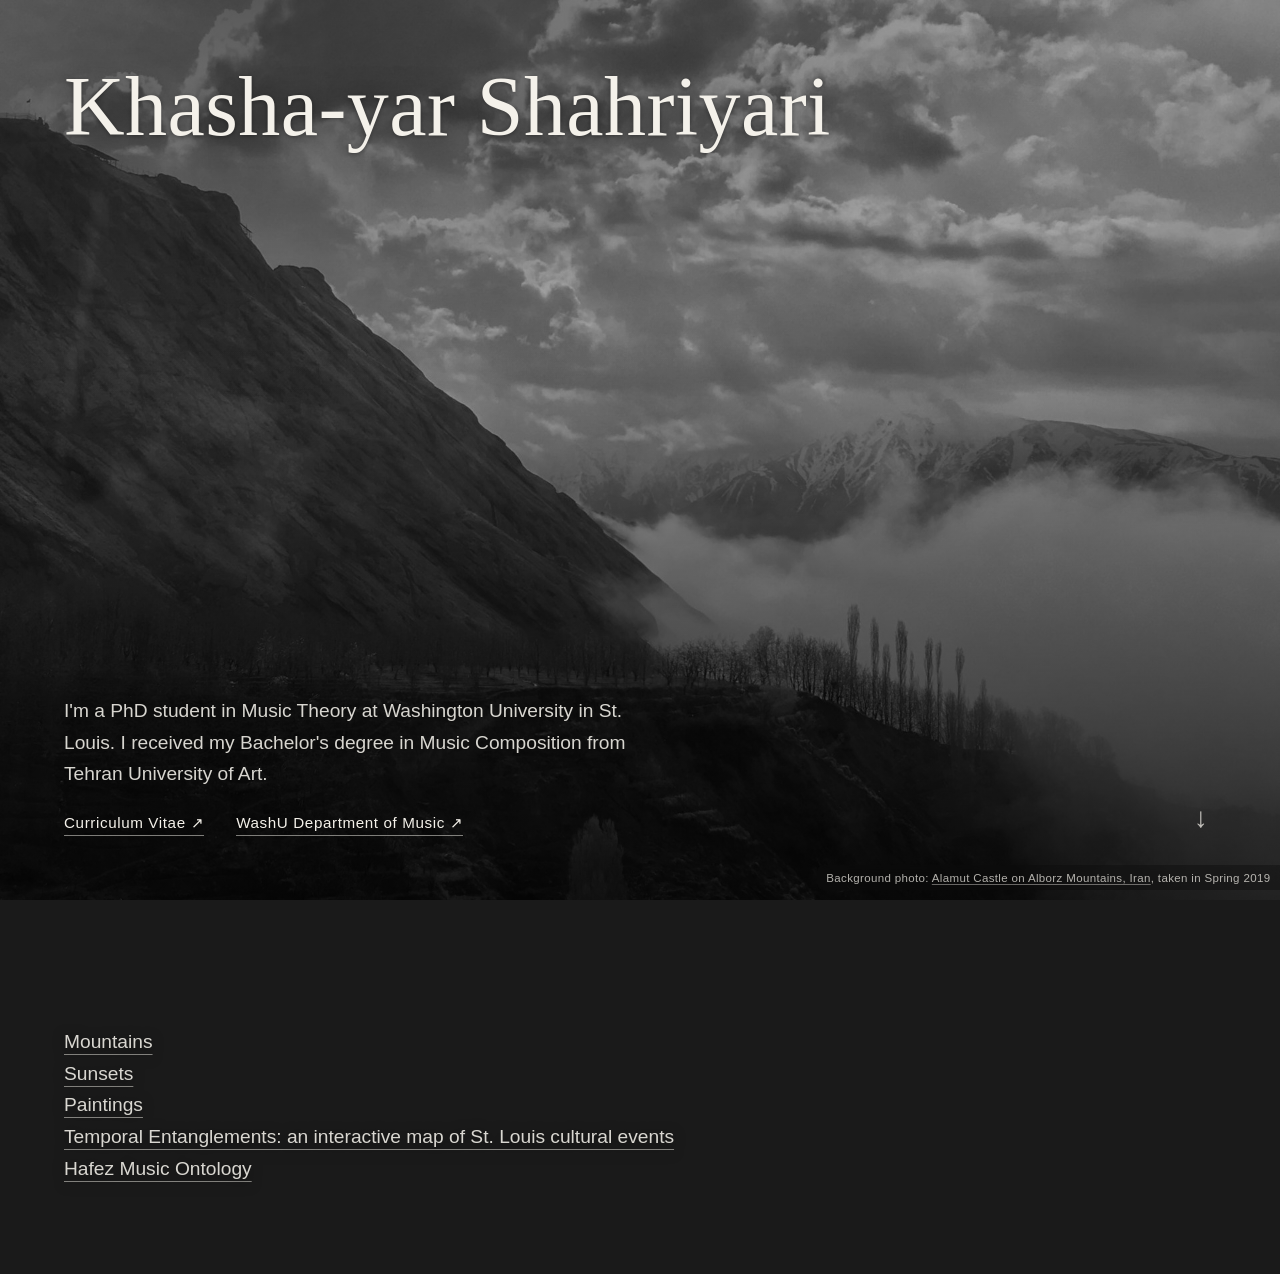
<file: index.html>
<!DOCTYPE html>
<html lang="en">
<head>
  <meta charset="utf-8">
  <meta name="viewport" content="width=device-width, initial-scale=1">
  <title>Khashayar Shahriyari</title>
  <meta name="description" content="Khashayar Shahriyari, PhD student in Music Theory at Washington University in St. Louis.">
  <link rel="stylesheet" href="style.css">
</head>
<body>

  <!-- FIRST SECTION: name, bio and two links -->
  <main class="hero">
    <h1 class="name">Khasha-yar Shahriyari</h1>

    <div class="hero-bottom">
      <section class="about">
        <p>
          I'm a PhD student in Music Theory at Washington University in St. Louis.
          I received my Bachelor's degree in Music Composition from Tehran University of Art.
        </p>

        <nav class="links" aria-label="Links">
          <a href="https://drive.google.com/file/d/1QUqaiDFDRTK4Y88xNIoKQCYPcdXv1z6e/view?usp=sharing" target="_blank" rel="noopener noreferrer">Curriculum Vitae &#8599;</a>
          <a href="https://music.wustl.edu" target="_blank" rel="noopener noreferrer">WashU Department of Music &#8599;</a>
        </nav>
      </section>

      <a class="scroll" href="#more" aria-label="Scroll down">&darr;</a>
    </div>
  </main>

  <!-- SECOND SECTION: a simple list. Click a line to open its gallery. -->
  <section class="more" id="more" aria-label="Photos and paintings">
    <ul class="list">

      <li>
        <details name="gallery">
          <summary>Mountains</summary>
          <div class="gallery">
            <figure style="--r:1.333"><img src="images/mountains-01.jpg" alt="Sunlit brown hills and green slopes under a blue sky with clouds" loading="lazy" decoding="async"></figure>
            <figure style="--r:1.607"><img src="images/mountains-02.jpg" alt="Snow-dusted mountain ridge above a band of fog" loading="lazy" decoding="async"></figure>
            <figure style="--r:1.401"><img src="images/mountains-03.jpg" alt="Snow-covered mountain range above farmland" loading="lazy" decoding="async"></figure>
            <figure style="--r:1.333"><img src="images/mountains-04.jpg" alt="Snow-capped mountains behind a city under large white clouds" loading="lazy" decoding="async"></figure>
            <figure style="--r:1.333"><img src="images/mountains-05.jpg" alt="Mountains and city under a deep blue sky with a few clouds" loading="lazy" decoding="async"></figure>
            <figure style="--r:1.317"><img src="images/mountains-06.jpg" alt="Evening light on a rocky mountainside with trees in the foreground" loading="lazy" decoding="async"></figure>
            <figure style="--r:1.333"><img src="images/mountains-08.jpg" alt="Mountain valley at dusk with village lights under blue clouds" loading="lazy" decoding="async"></figure>
            <figure style="--r:1.333"><img src="images/mountains-09.jpg" alt="Dark storm clouds over mountains and city lights at dusk" loading="lazy" decoding="async"></figure>
            <figure style="--r:1.333"><img src="images/mountains-07.jpg" alt="City lights seen through a dark mountain valley at night" loading="lazy" decoding="async"></figure>
          </div>
        </details>
      </li>

      <li>
        <details name="gallery">
          <summary>Sunsets</summary>
          <div class="gallery">
            <figure style="--r:1.333"><img src="images/sunsets-01.jpg" alt="Pink and violet sunset sky over white apartment buildings" loading="lazy" decoding="async"></figure>
            <figure style="--r:1.333"><img src="images/sunsets-02.jpg" alt="Orange glow and deep blue sky behind a tower block and a crane" loading="lazy" decoding="async"></figure>
            <figure style="--r:1.333"><img src="images/sunsets-03.jpg" alt="Orange and grey clouds at sunset above apartment buildings" loading="lazy" decoding="async"></figure>
            <figure style="--r:1.333"><img src="images/sunsets-04.jpg" alt="Sun setting behind a tower block under dark clouds" loading="lazy" decoding="async"></figure>
            <figure style="--r:1.5"><img src="images/sunsets-05.jpg" alt="Orange sky at the end of a city street at dusk" loading="lazy" decoding="async"></figure>
          </div>
        </details>
      </li>

      <li>
        <details name="gallery">
          <summary>Paintings</summary>
          <div class="gallery">
            <figure style="--r:0.744"><img src="images/paintings-01.jpg" alt="Abstract painting of a dark red peak against a blue field with a red border" loading="lazy" decoding="async"></figure>
            <figure style="--r:0.992"><img src="images/paintings-02.jpg" alt="Painting of a black and grey dog against a rust-orange background" loading="lazy" decoding="async"></figure>
            <figure style="--r:0.738"><img src="images/paintings-03.jpg" alt="Painting of dark tree trunks with a blue horizontal band across the middle" loading="lazy" decoding="async"></figure>
          </div>
        </details>
      </li>

      <li>
        <a class="page-link" href="temporal-entanglements.html">Temporal Entanglements: an interactive map of St. Louis cultural events</a>
      </li>

      <li>
        <a class="page-link" href="hafez-music-ontology.html">Hafez Music Ontology</a>
      </li>

    </ul>
  </section>

  <!-- Photo credit for the background image; stays in the bottom-right corner while you scroll. -->
  <p class="credit">Background photo: <a href="https://whc.unesco.org/en/list/1770/" target="_blank" rel="noopener noreferrer">Alamut Castle on Alborz Mountains, Iran</a>, taken in Spring 2019</p>

</body>
</html>
</file>
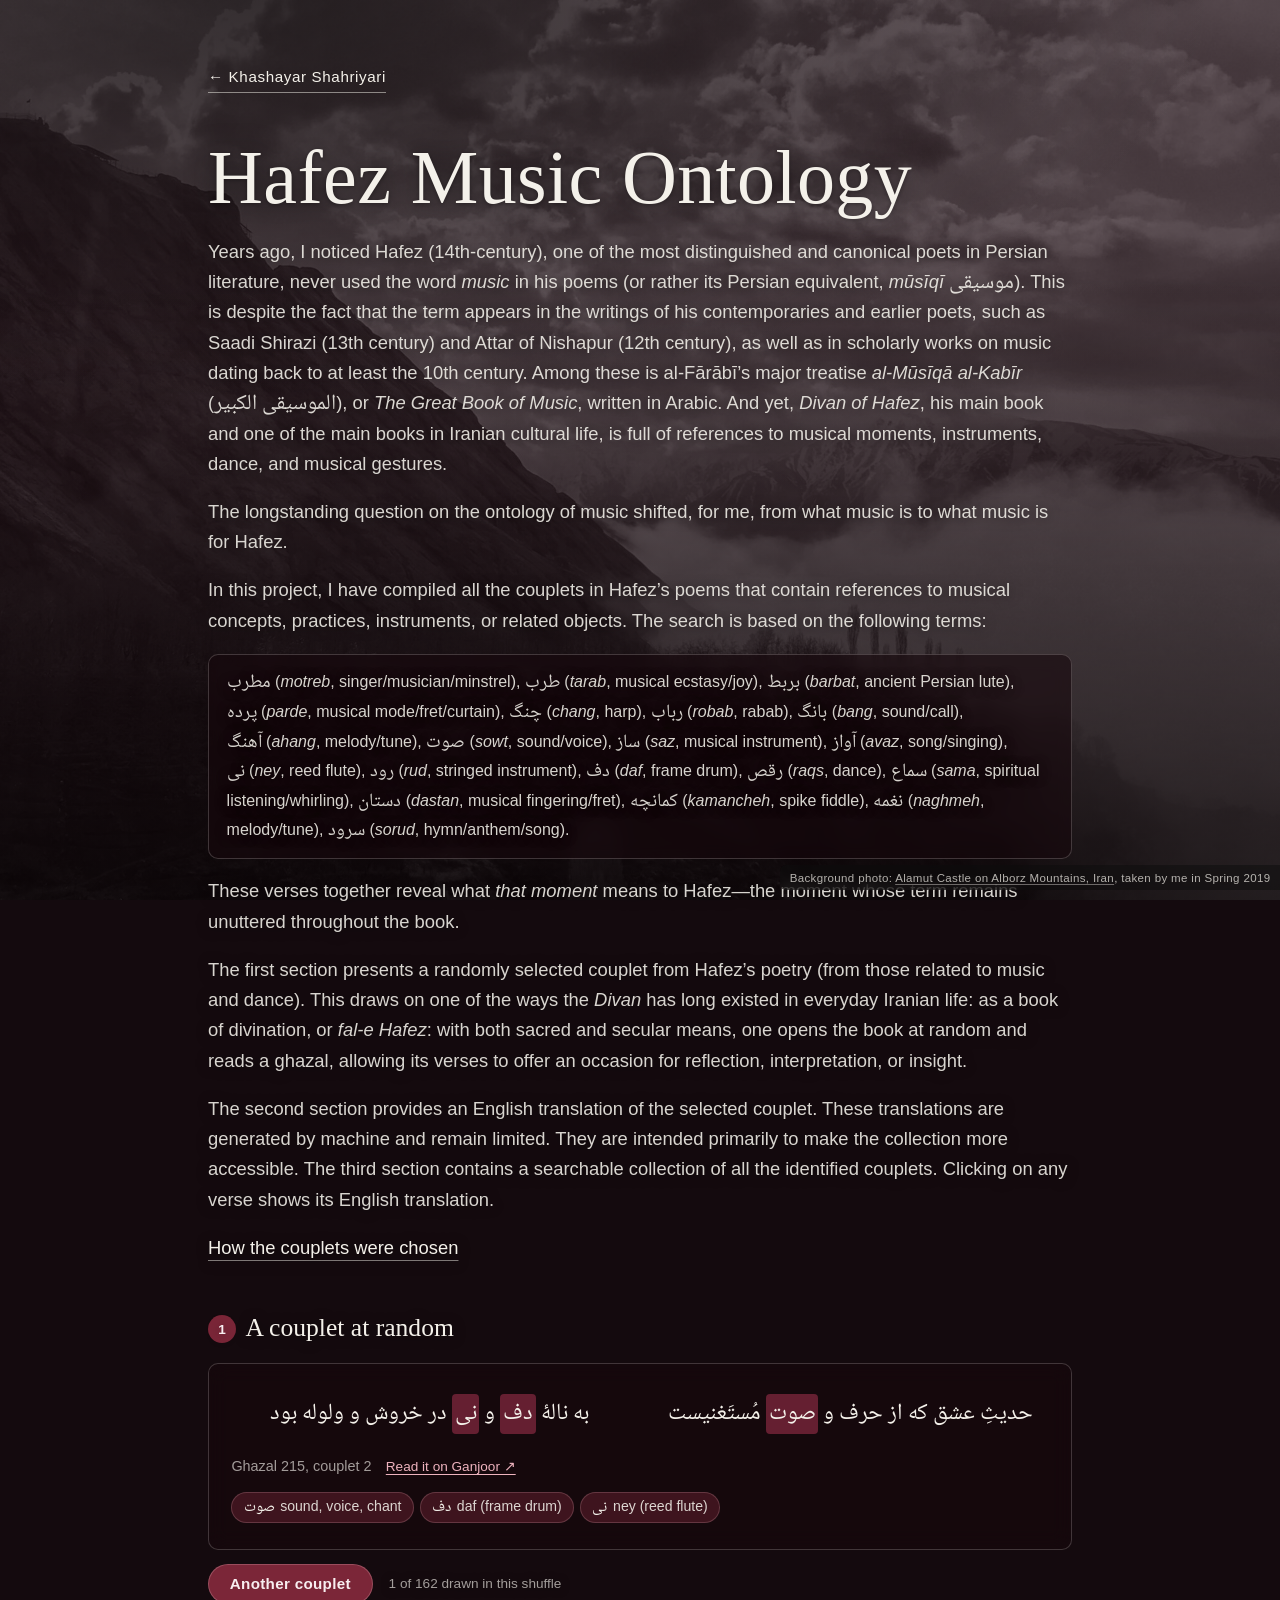
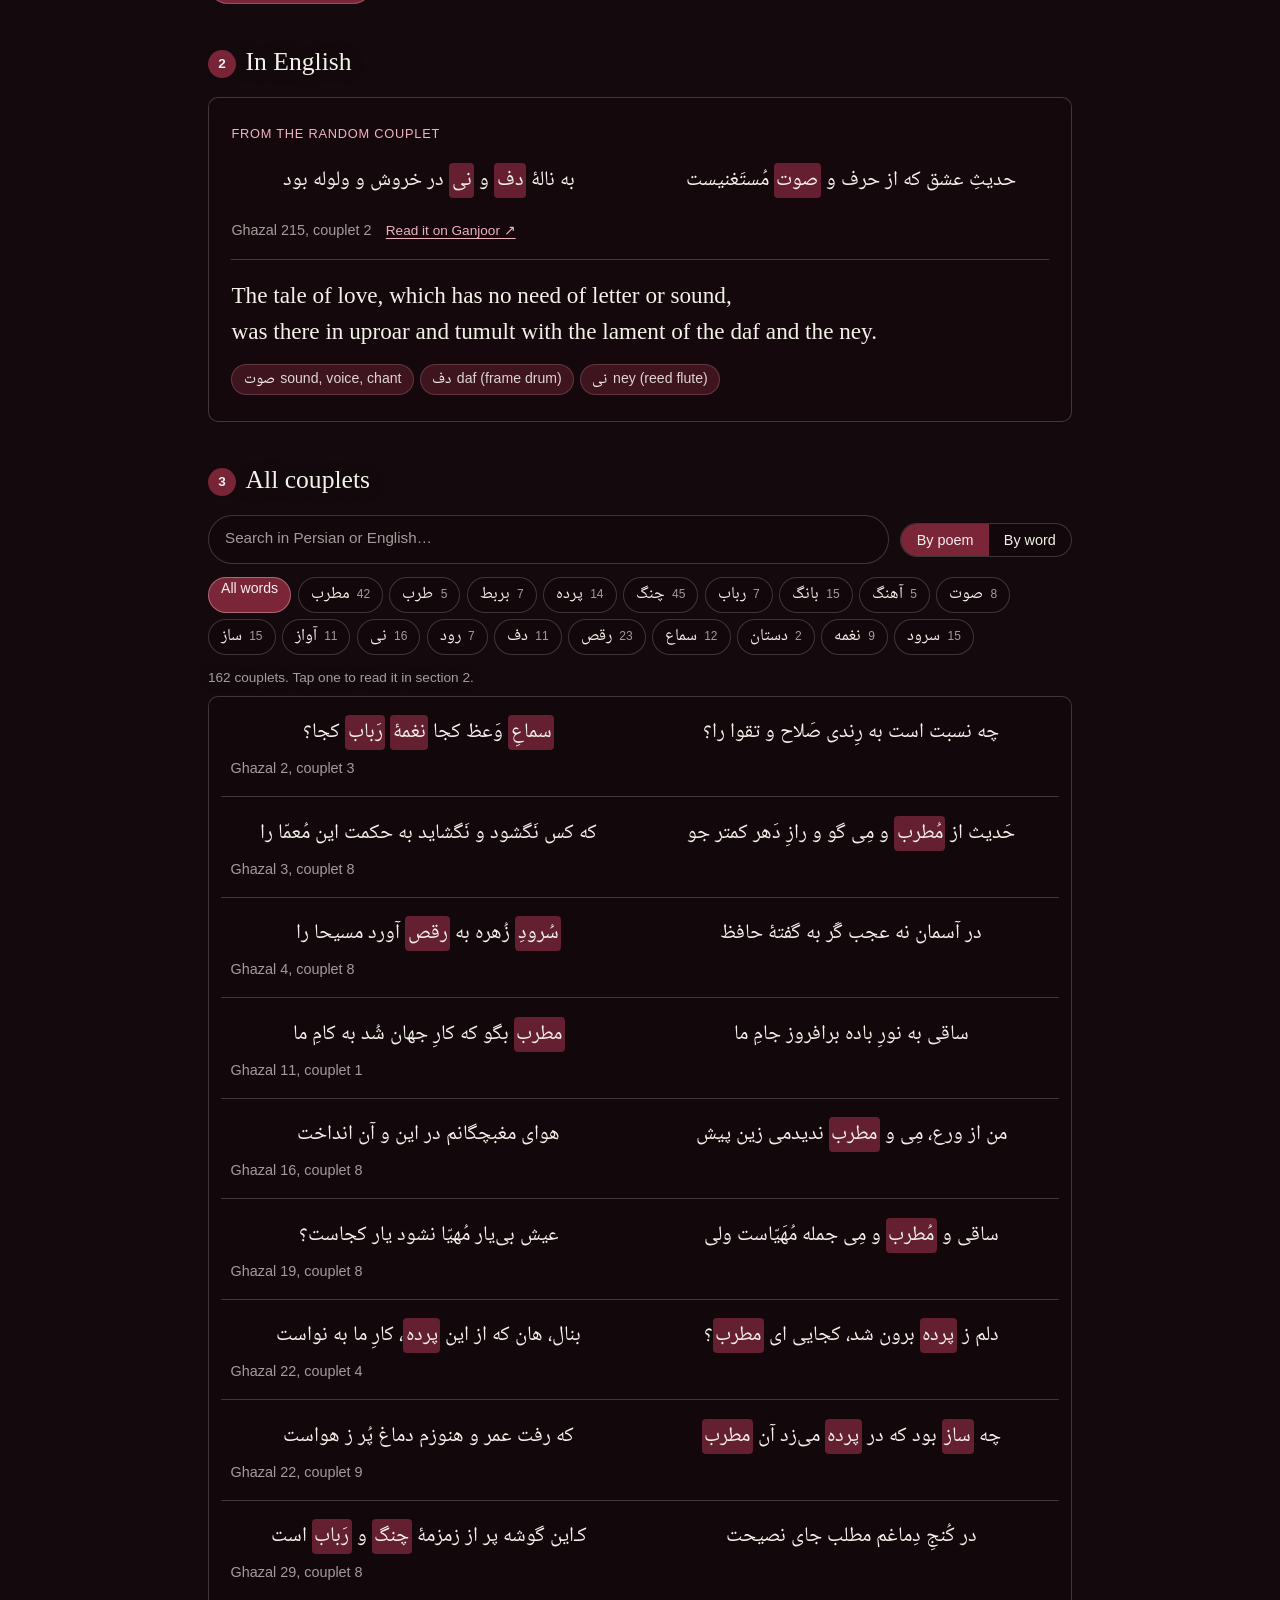
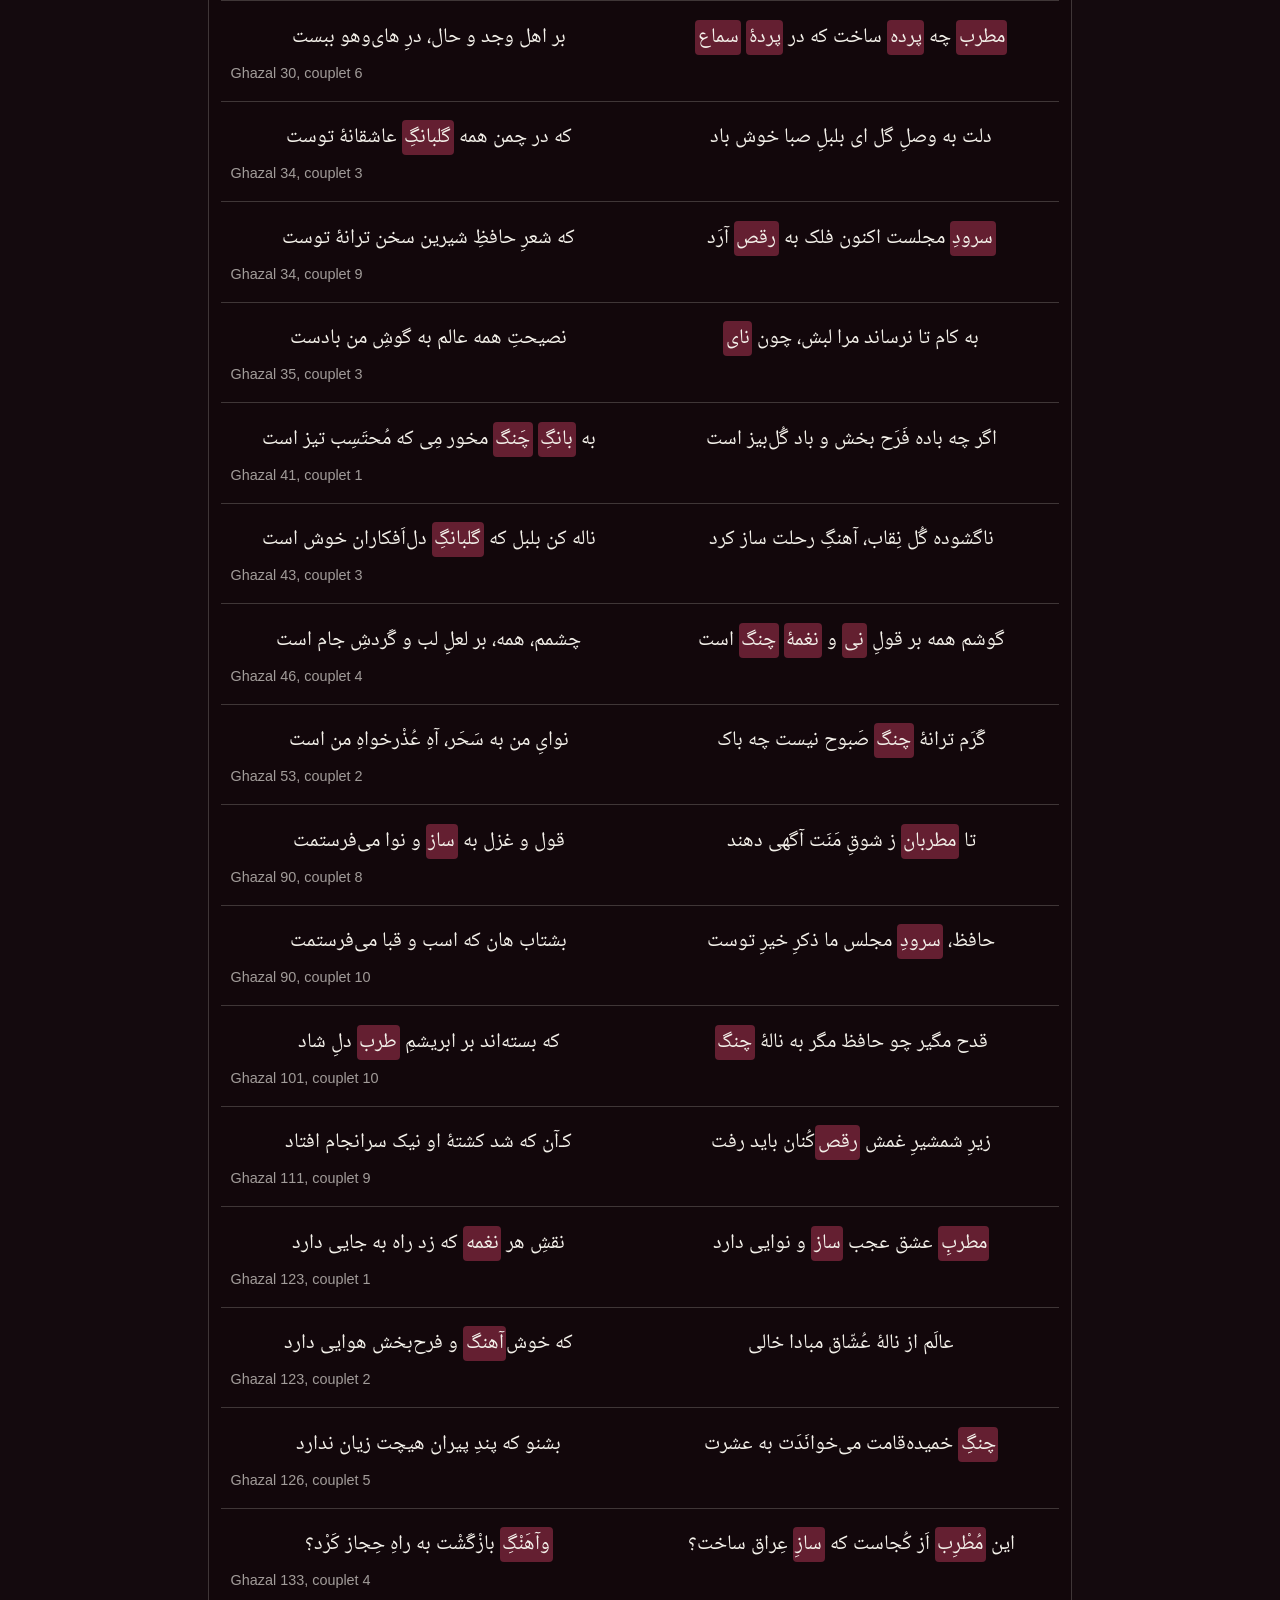
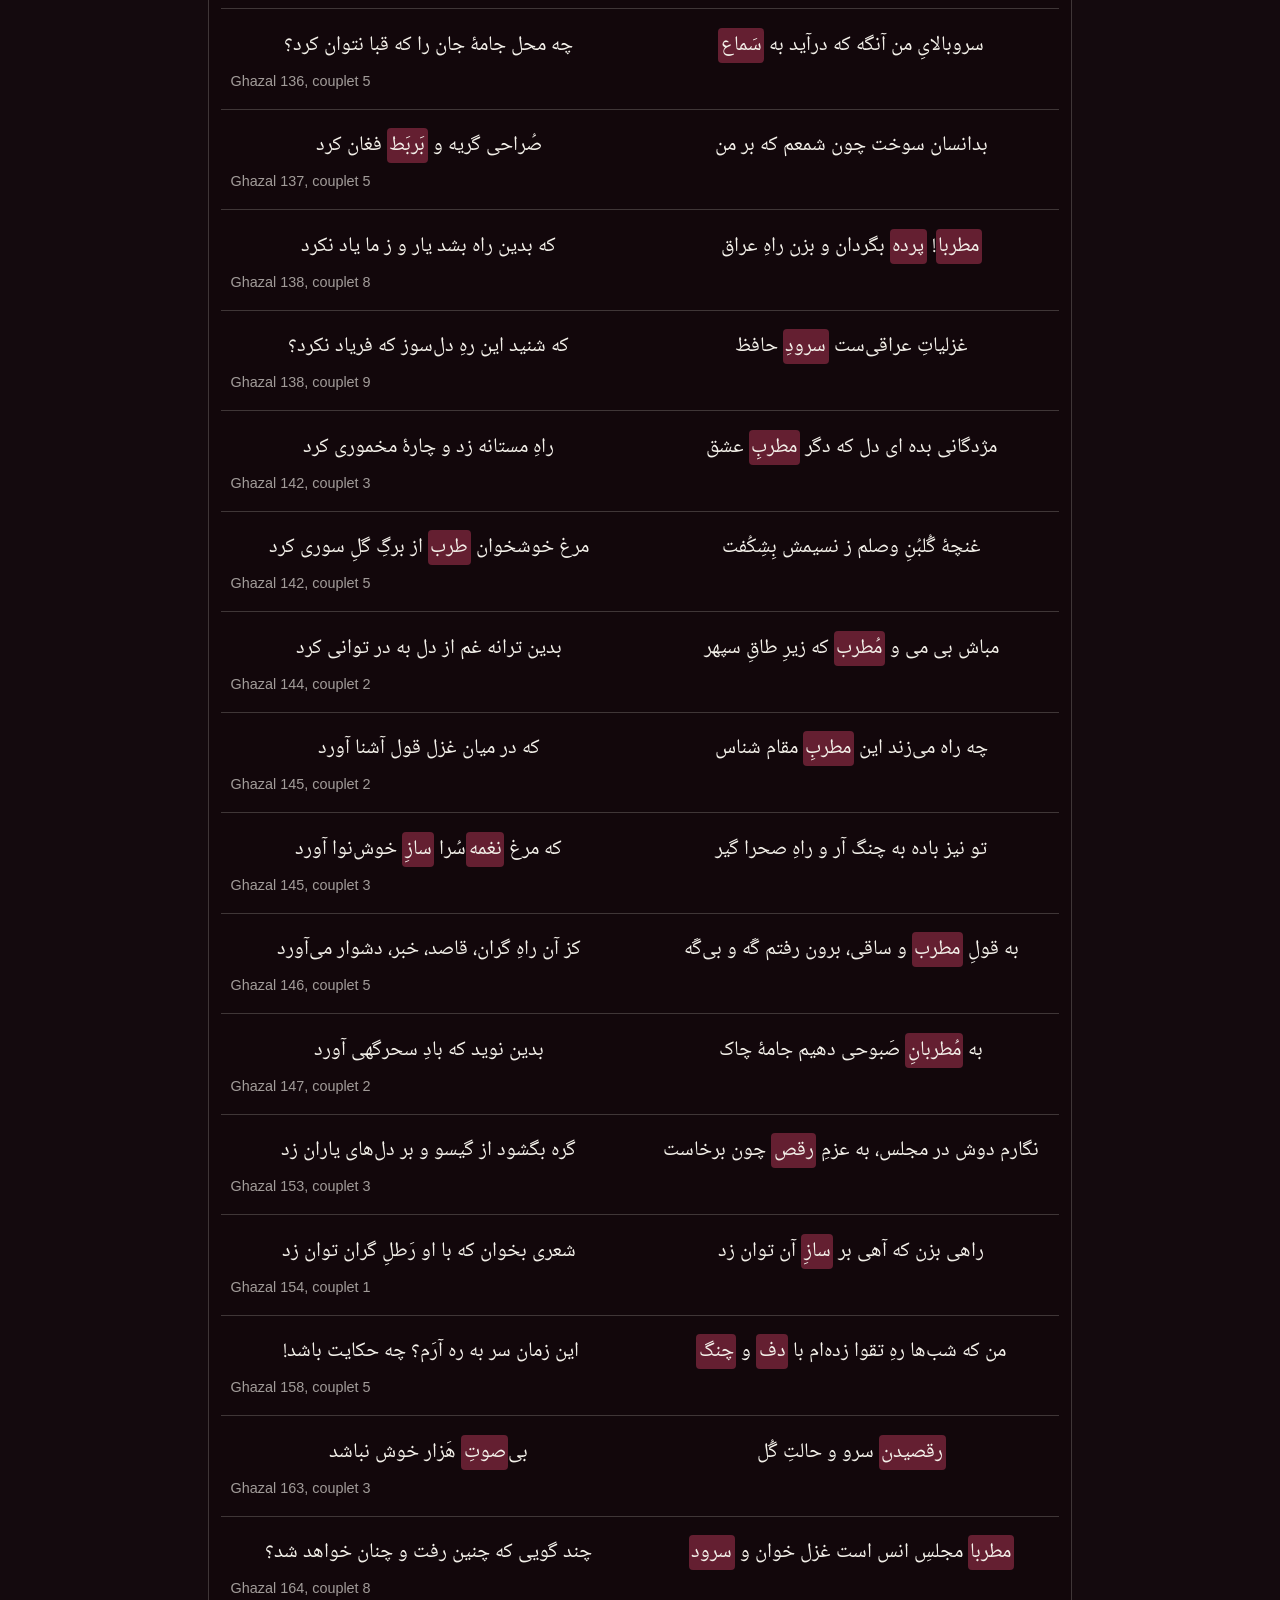
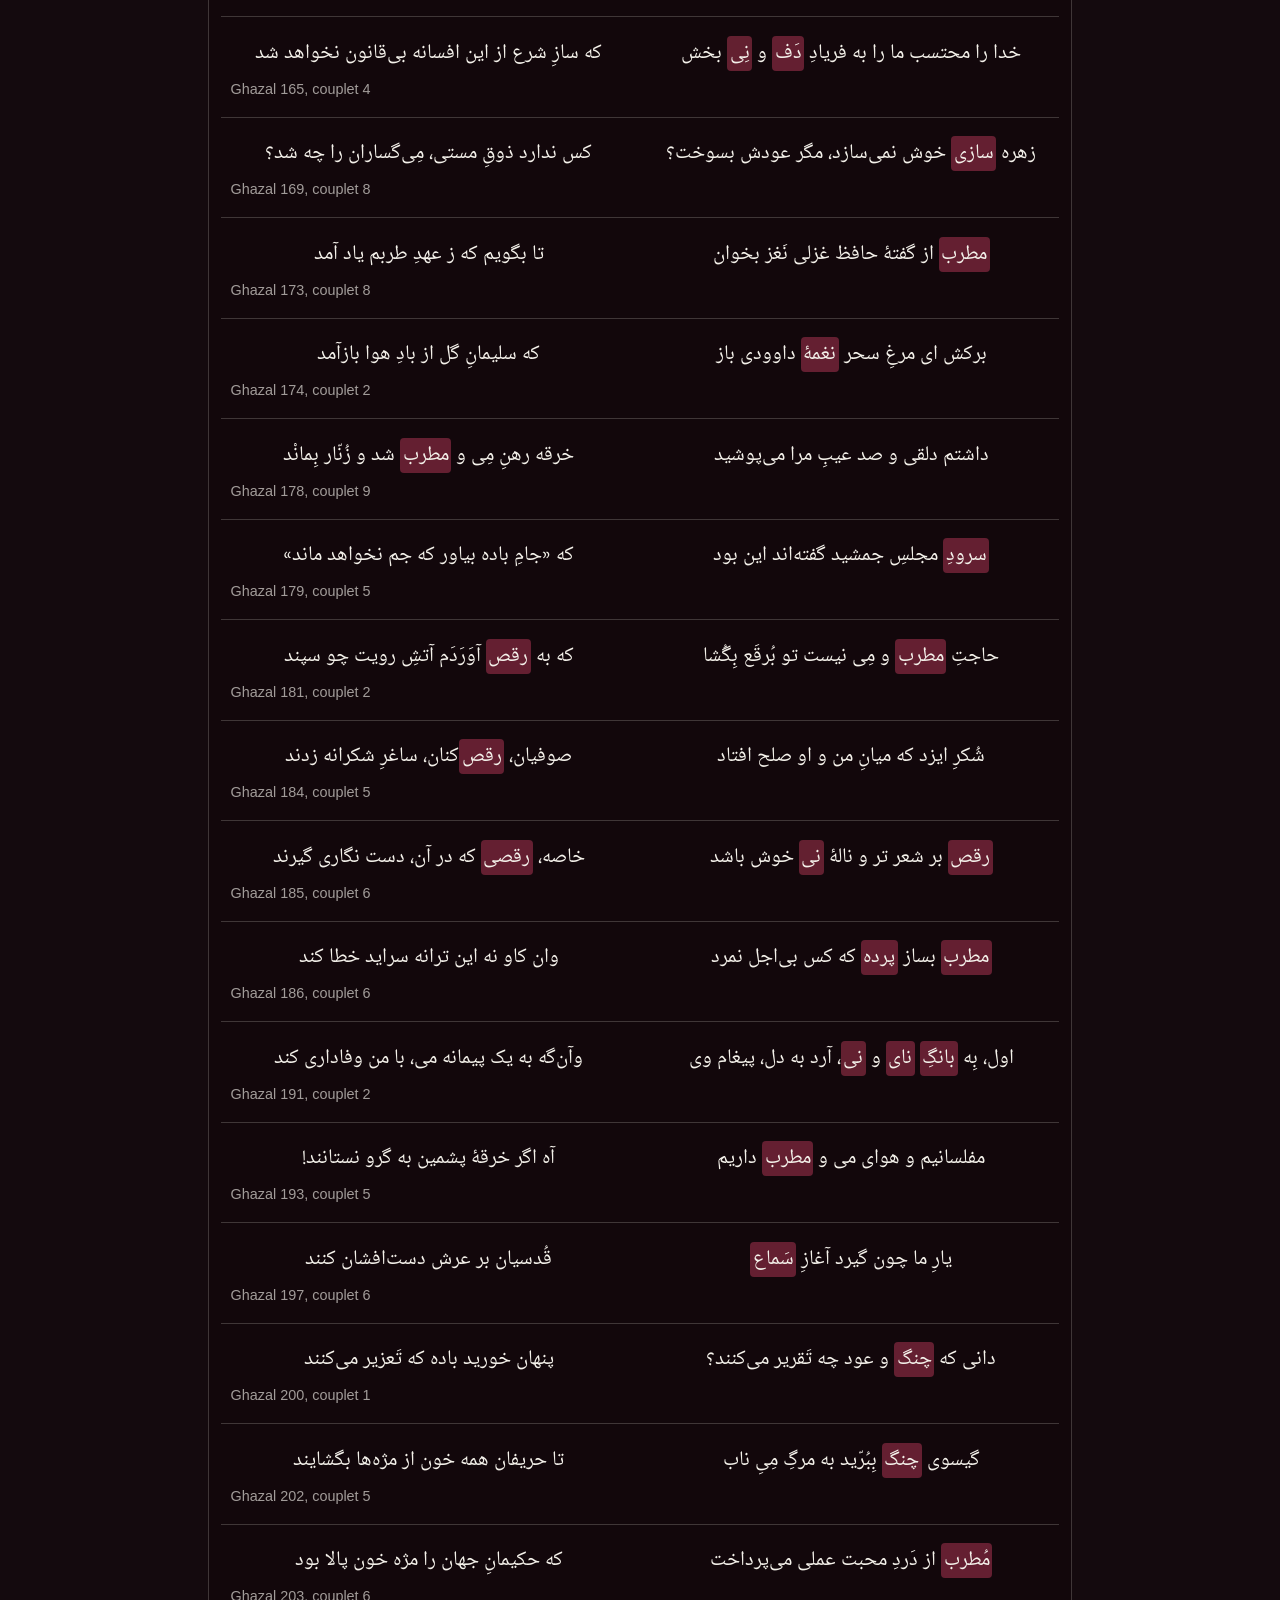
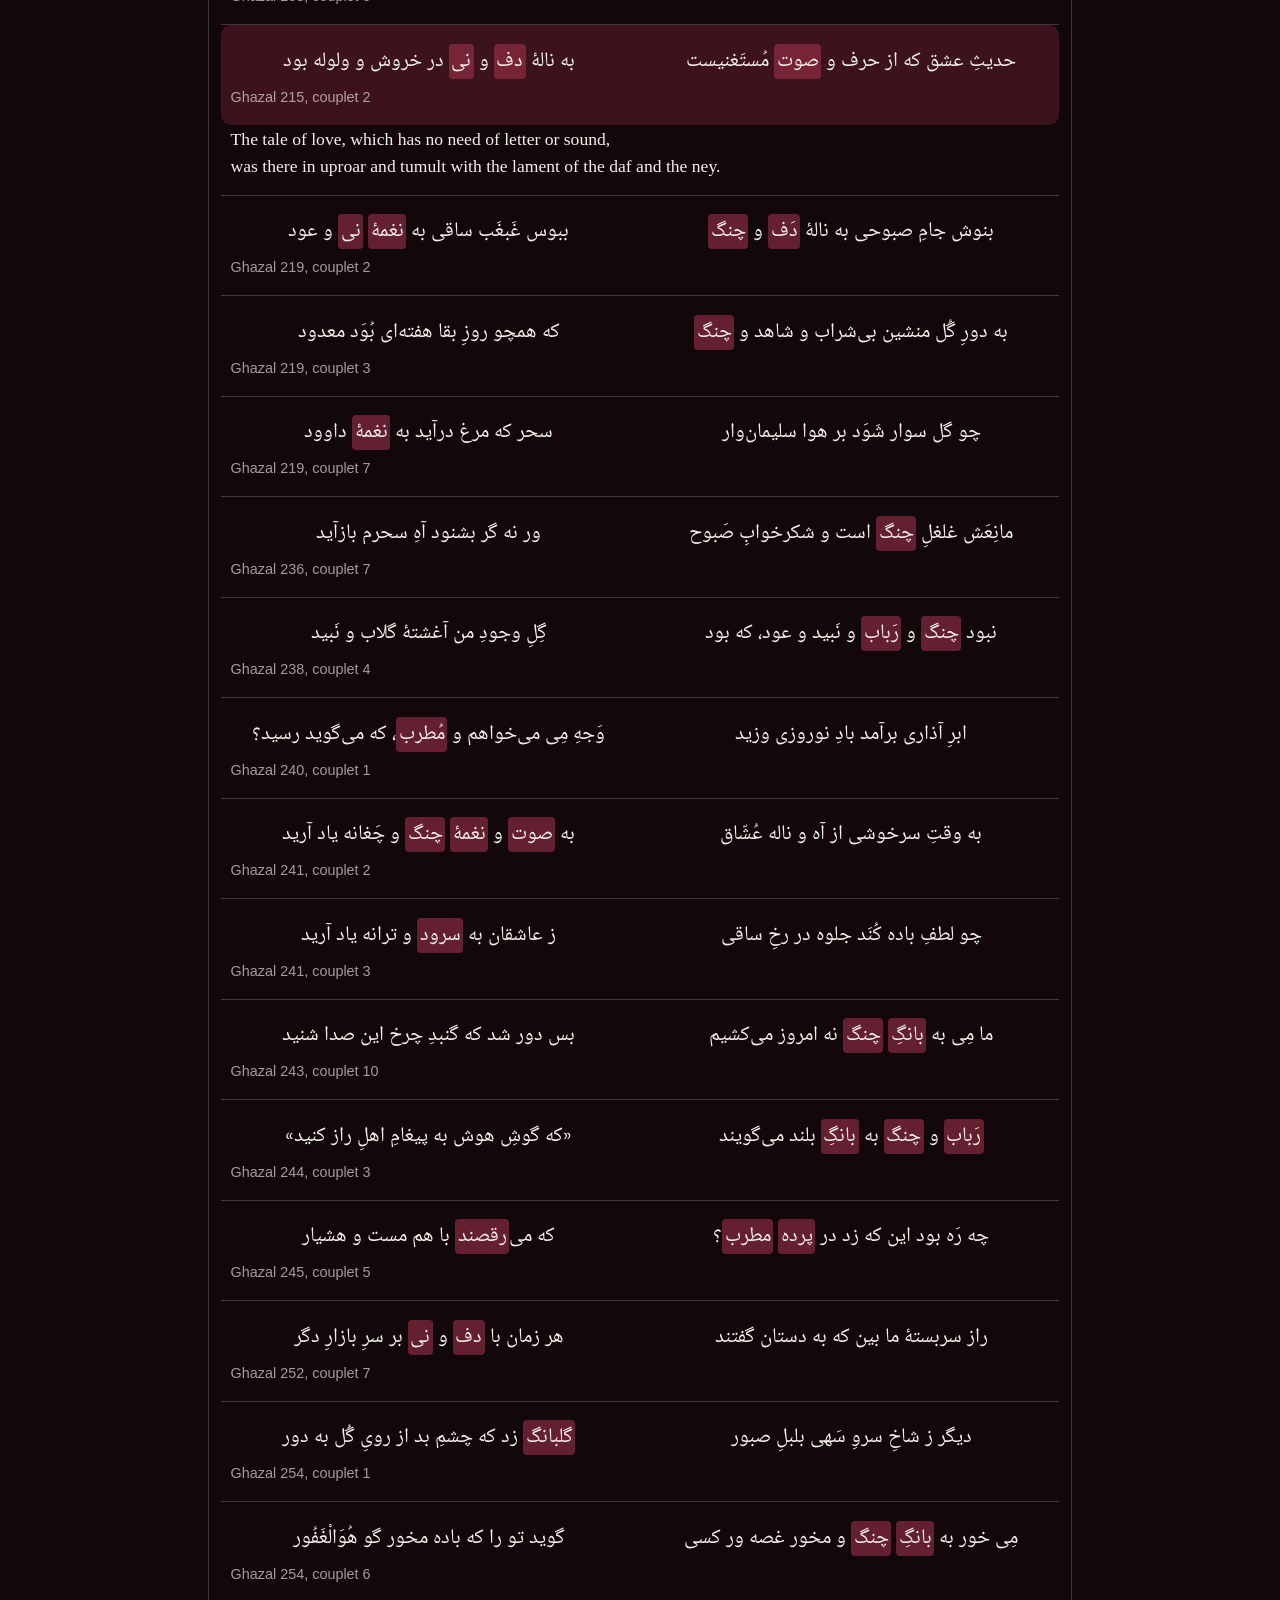
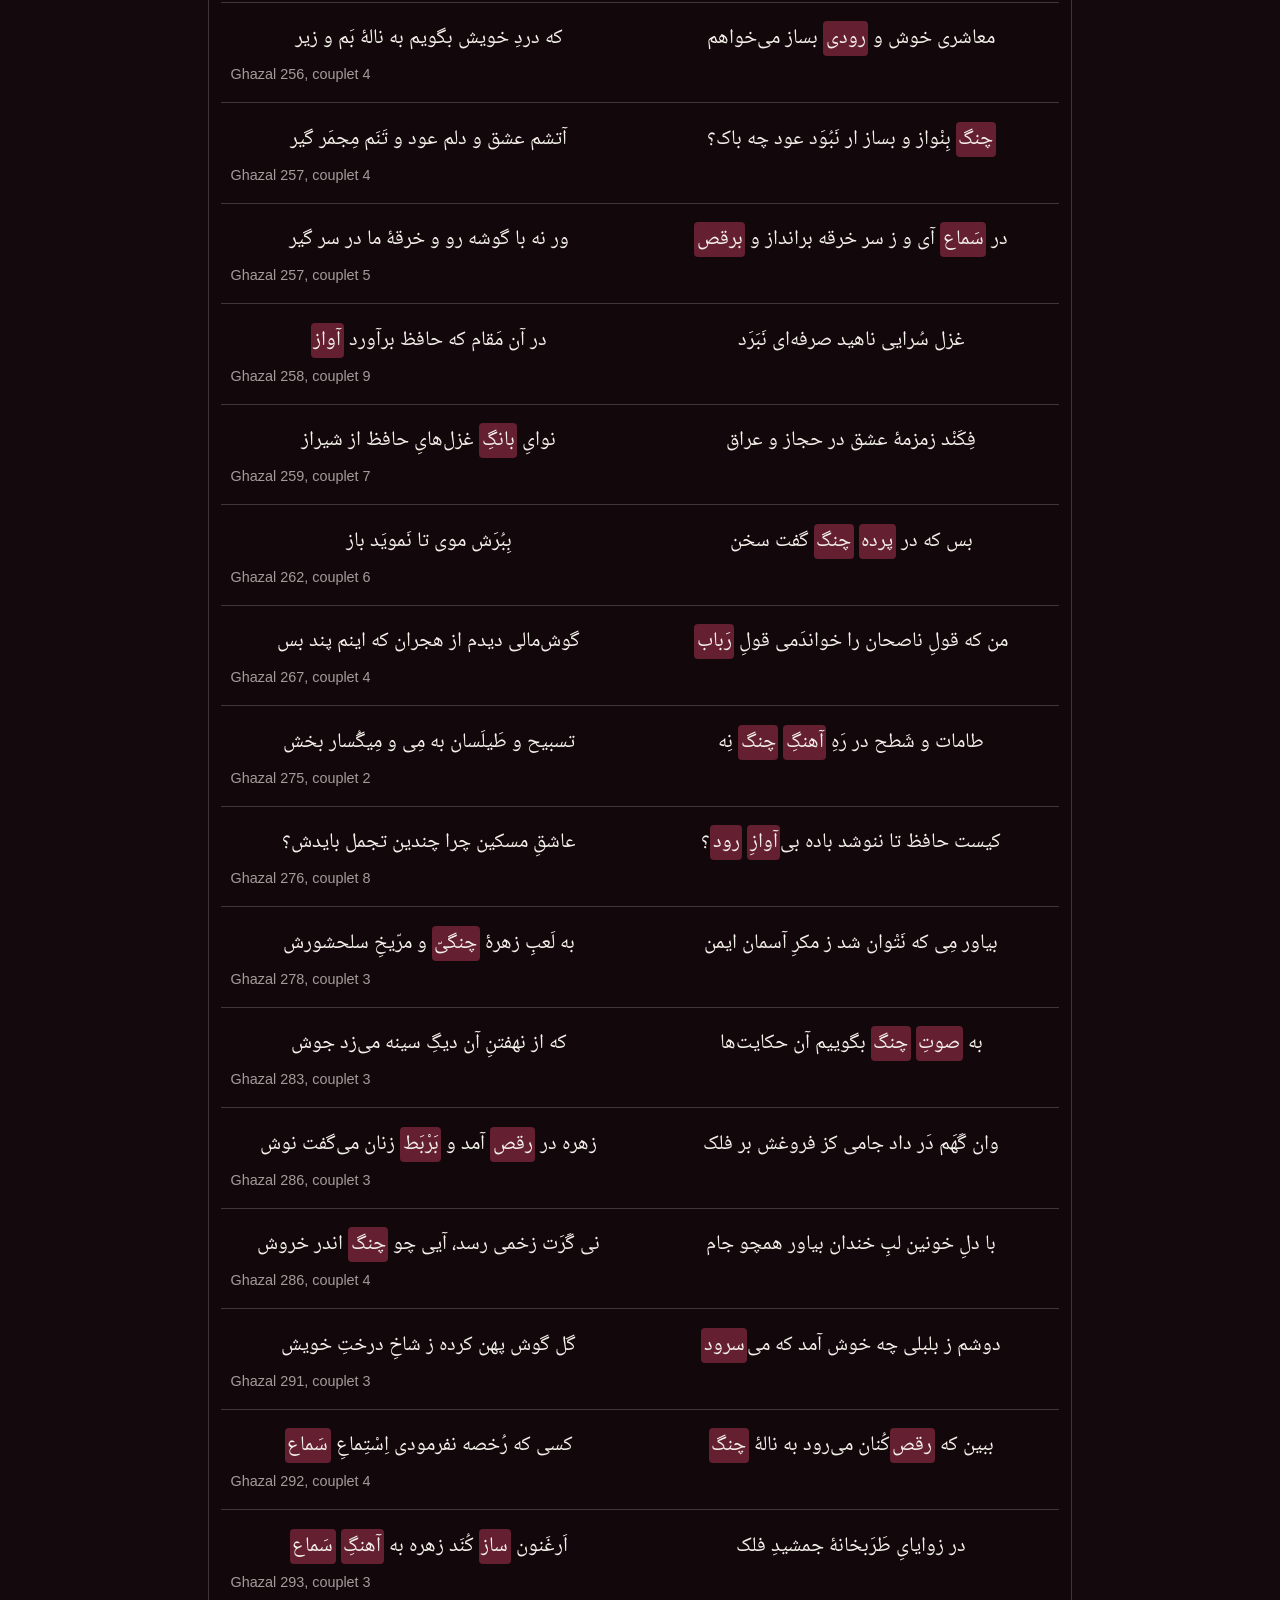
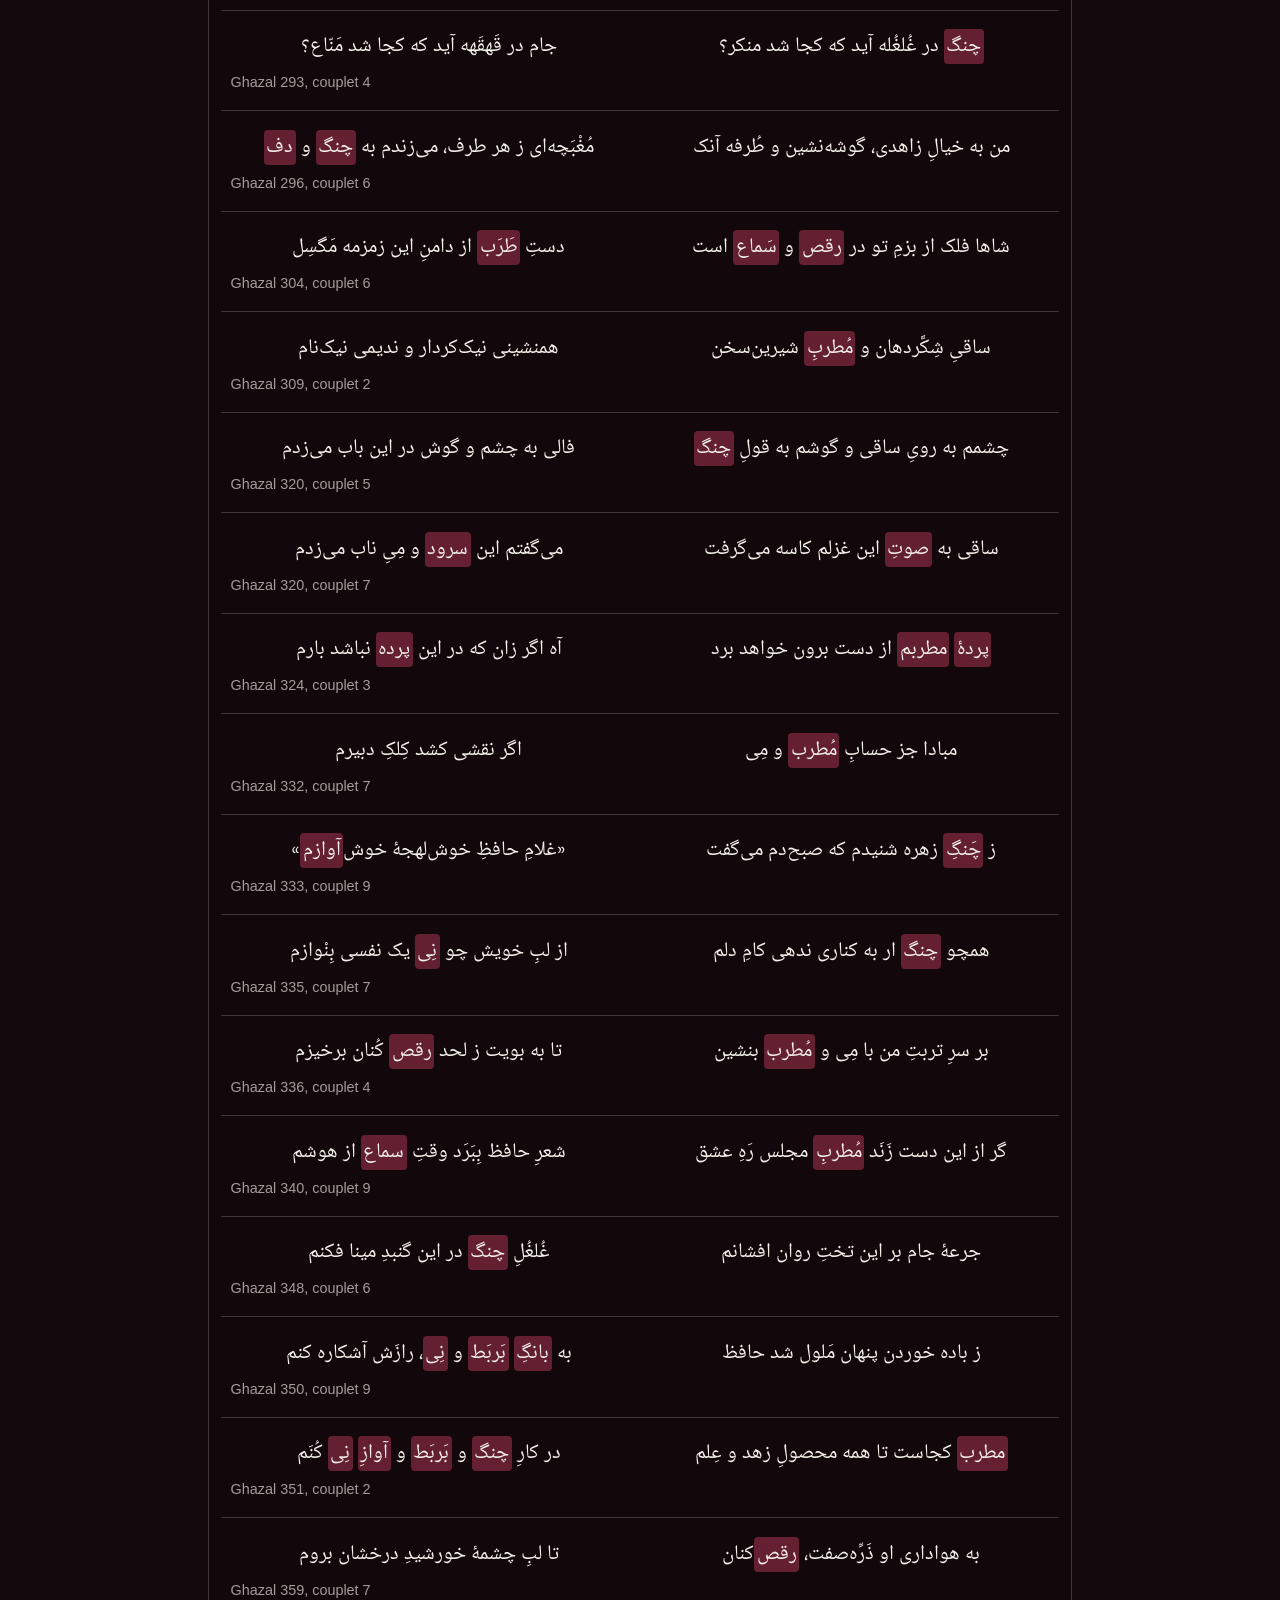
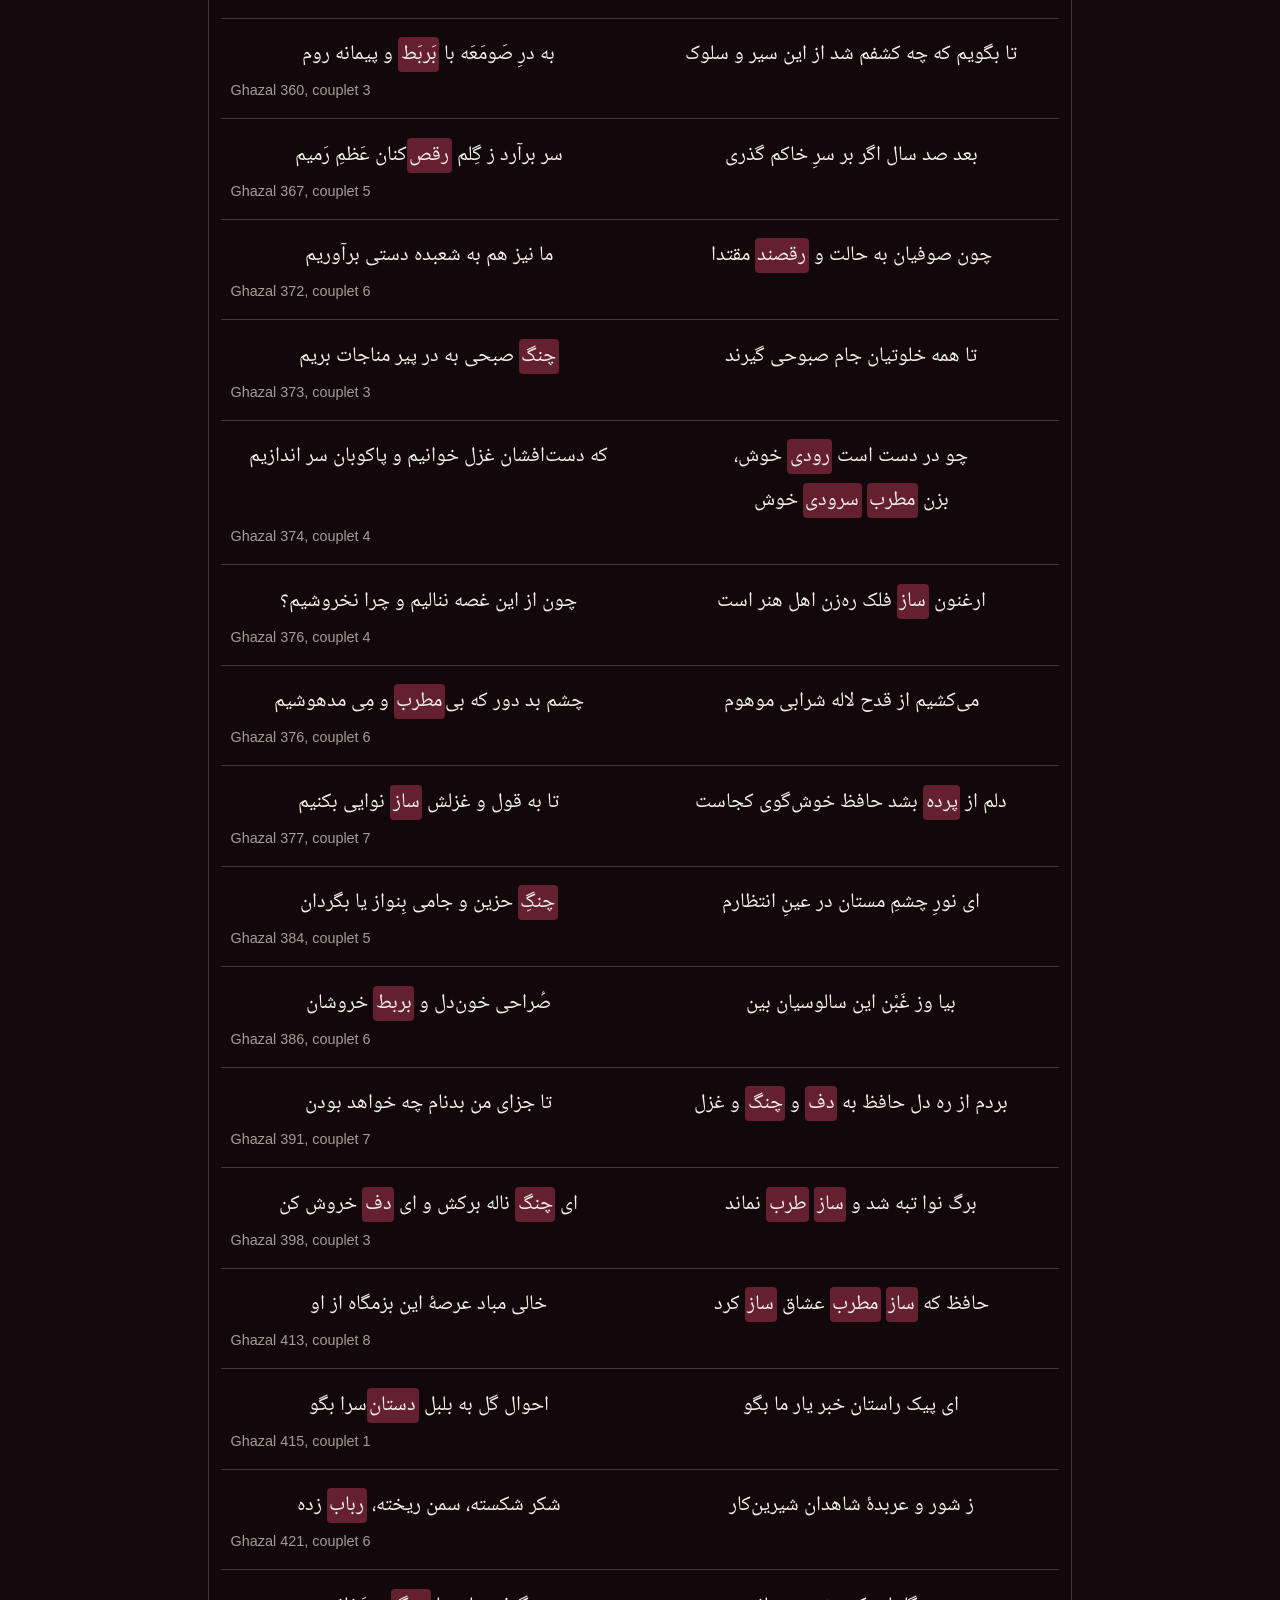
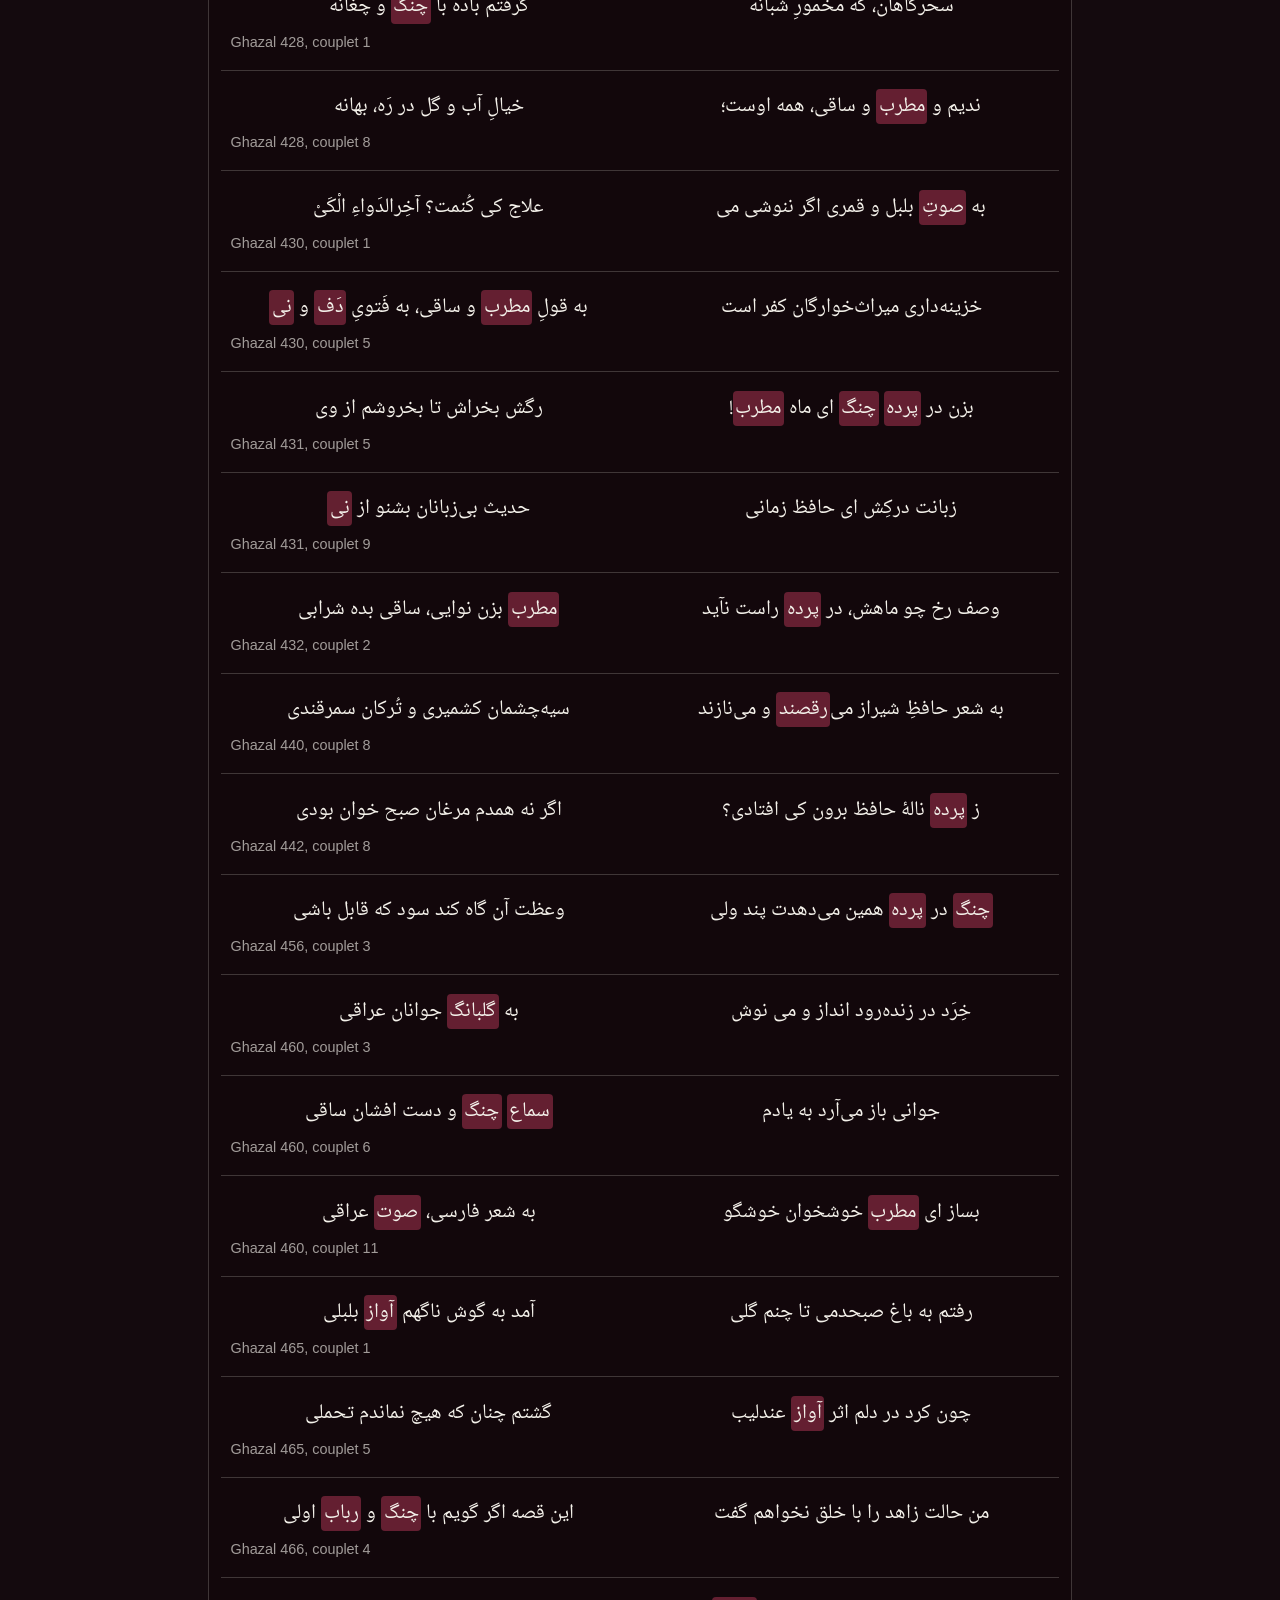
<file: hafez-music-ontology.html>
<!DOCTYPE html>
<html lang="en">
<head>
  <meta charset="utf-8">
  <meta name="viewport" content="width=device-width, initial-scale=1">
  <title>Hafez Music Ontology &middot; Khashayar Shahriyari</title>
  <meta name="description" content="Couplets of Hafez that speak of minstrels, instruments, song and dance: draw one at random, read it in English, or browse the whole collection.">
  <link rel="preconnect" href="https://fonts.googleapis.com">
  <link rel="preconnect" href="https://fonts.gstatic.com" crossorigin>
  <link href="https://fonts.googleapis.com/css2?family=Noto+Naskh+Arabic:wght@400;500;600&display=swap" rel="stylesheet">
  <link rel="stylesheet" href="hafez/style.css">
</head>
<body>
  <a class="skip" href="#random">Skip to the couplets</a>

  <header class="top">
    <a class="back" href="index.html#more">&larr; Khashayar Shahriyari</a>
  </header>

  <main>
    <!-- Introduction -->
    <section class="intro" aria-labelledby="title">
      <h1 id="title">Hafez Music Ontology</h1>
      <!-- INTRODUCTION: edit the paragraphs below (then run scripts/export_site.py to refresh the website copy). -->
      <p>Years ago, I noticed Hafez (14th-century), one of the most distinguished and canonical poets in Persian literature, never used the word <em>music</em> in his poems (or rather its Persian equivalent, <em>mūsīqī</em> <span lang="fa">موسیقی</span>). This is despite the fact that the term appears in the writings of his contemporaries and earlier poets, such as Saadi Shirazi (13th century) and Attar of Nishapur (12th century), as well as in scholarly works on music dating back to at least the 10th century. Among these is al-Fārābī’s major treatise <em>al-Mūsīqā al-Kabīr</em> (<span lang="ar">الموسيقى الكبير</span>), or <em>The Great Book of Music</em>, written in Arabic. And yet, <em>Divan of Hafez</em>, his main book and one of the main books in Iranian cultural life, is full of references to musical moments, instruments, dance, and musical gestures.</p>
      <p>The longstanding question on the ontology of music shifted, for me, from what music is to what music is for Hafez.</p>
      <p>In this project, I have compiled all the couplets in Hafez’s poems that contain references to musical concepts, practices, instruments, or related objects. The search is based on the following terms:</p>
      <p class="terms"><span lang="fa">مطرب</span>&nbsp;(<em>motreb</em>, singer/musician/minstrel), <span lang="fa">طرب</span>&nbsp;(<em>tarab</em>, musical ecstasy/joy), <span lang="fa">بربط</span>&nbsp;(<em>barbat</em>, ancient Persian lute), <span lang="fa">پرده</span>&nbsp;(<em>parde</em>, musical mode/fret/curtain), <span lang="fa">چنگ</span>&nbsp;(<em>chang</em>, harp), <span lang="fa">رباب</span>&nbsp;(<em>robab</em>, rabab), <span lang="fa">بانگ</span>&nbsp;(<em>bang</em>, sound/call), <span lang="fa">آهنگ</span>&nbsp;(<em>ahang</em>, melody/tune), <span lang="fa">صوت</span>&nbsp;(<em>sowt</em>, sound/voice), <span lang="fa">ساز</span>&nbsp;(<em>saz</em>, musical instrument), <span lang="fa">آواز</span>&nbsp;(<em>avaz</em>, song/singing), <span lang="fa">نی</span>&nbsp;(<em>ney</em>, reed flute), <span lang="fa">رود</span>&nbsp;(<em>rud</em>, stringed instrument), <span lang="fa">دف</span>&nbsp;(<em>daf</em>, frame drum), <span lang="fa">رقص</span>&nbsp;(<em>raqs</em>, dance), <span lang="fa">سماع</span>&nbsp;(<em>sama</em>, spiritual listening/whirling), <span lang="fa">دستان</span>&nbsp;(<em>dastan</em>, musical fingering/fret), <span lang="fa">کمانچه</span>&nbsp;(<em>kamancheh</em>, spike fiddle), <span lang="fa">نغمه</span>&nbsp;(<em>naghmeh</em>, melody/tune), <span lang="fa">سرود</span>&nbsp;(<em>sorud</em>, hymn/anthem/song).</p>
      <p>These verses together reveal what <em>that moment</em> means to Hafez—the moment whose term remains unuttered throughout the book.</p>
      <p>The first section presents a randomly selected couplet from Hafez’s poetry (from those related to music and dance). This draws on one of the ways the <em>Divan</em> has long existed in everyday Iranian life: as a book of divination, or <em>fal-e Hafez</em>: with both sacred and secular means, one opens the book at random and reads a ghazal, allowing its verses to offer an occasion for reflection, interpretation, or insight.</p>
      <p>The second section provides an English translation of the selected couplet. These translations are generated by machine and remain limited. They are intended primarily to make the collection more accessible. The third section contains a searchable collection of all the identified couplets. Clicking on any verse shows its English translation.</p>
      <details>
        <summary>How the couplets were chosen</summary>
        <p>Several of these words lead double lives: <span lang="fa">رود</span> is a river, a stringed instrument, or the verb “goes”; <span lang="fa">پرده</span> is a veil, a fret, or a musical mode; <span lang="fa">نی</span> is a reed flute or “not”; <span lang="fa">ساز</span> is an instrument or the verb “make”. Each candidate couplet was read in context, and those where the word carries only a non-musical sense were left out. A handful of borderline cases (mostly plain “joy”, <span lang="fa">طرب</span>, or an ordinary voice) are held back as well. Matched words are highlighted in each couplet.</p>
        <p>The Persian text comes from <a href="https://ganjoor.net" rel="noopener">Ganjoor</a>, and every couplet links back to its page there. The English renderings are working translations prepared with Claude: literal rather than poetic, and open to correction.</p>
      </details>
    </section>

    <noscript><p class="notice">This page needs JavaScript to load the couplets.</p></noscript>

    <!-- 1 · Random couplet -->
    <section id="random" class="block" aria-labelledby="h-random">
      <h2 id="h-random"><span class="num">1</span> A couplet at random</h2>
      <div class="card" id="random-card" aria-live="polite">
        <div class="loading">Loading…</div>
      </div>
      <div class="actions">
        <button type="button" id="again" class="btn">Another couplet</button>
        <span class="hint" id="random-count"></span>
      </div>
    </section>

    <!-- 2 · Translation -->
    <section id="translation" class="block" aria-labelledby="h-trans">
      <h2 id="h-trans"><span class="num">2</span> In English</h2>
      <div class="card" id="trans-card" aria-live="polite">
        <p class="empty">Pick a couplet above, or choose one from the list below.</p>
      </div>
    </section>

    <!-- 3 · Browse -->
    <section id="browse" class="block" aria-labelledby="h-browse">
      <h2 id="h-browse"><span class="num">3</span> All couplets</h2>
      <div class="tools">
        <label class="search">
          <span class="sr">Search the couplets</span>
          <input type="search" id="q" placeholder="Search in Persian or English…" dir="auto" autocomplete="off">
        </label>
        <div class="order" role="group" aria-label="Order">
          <button type="button" class="seg is-on" data-order="poem">By poem</button>
          <button type="button" class="seg" data-order="word">By word</button>
        </div>
      </div>
      <div class="chips" id="chips" role="group" aria-label="Filter by word"></div>
      <p class="hint" id="list-count"></p>
      <div id="list" class="list"></div>
    </section>
  </main>

  <footer class="foot">
    <p>Persian text: <a href="https://ganjoor.net" rel="noopener">Ganjoor</a>. English: working translations prepared with Claude.</p>
  </footer>

  <!-- Photo credit for the background image (same as on the main site). -->
  <p class="credit">Background photo: <a href="https://whc.unesco.org/en/list/1770/" target="_blank" rel="noopener noreferrer">Alamut Castle on Alborz Mountains, Iran</a>, taken by me in Spring 2019</p>

  <script src="hafez/lines.js"></script>
  <script src="hafez/app.js"></script>
</body>
</html>
</file>
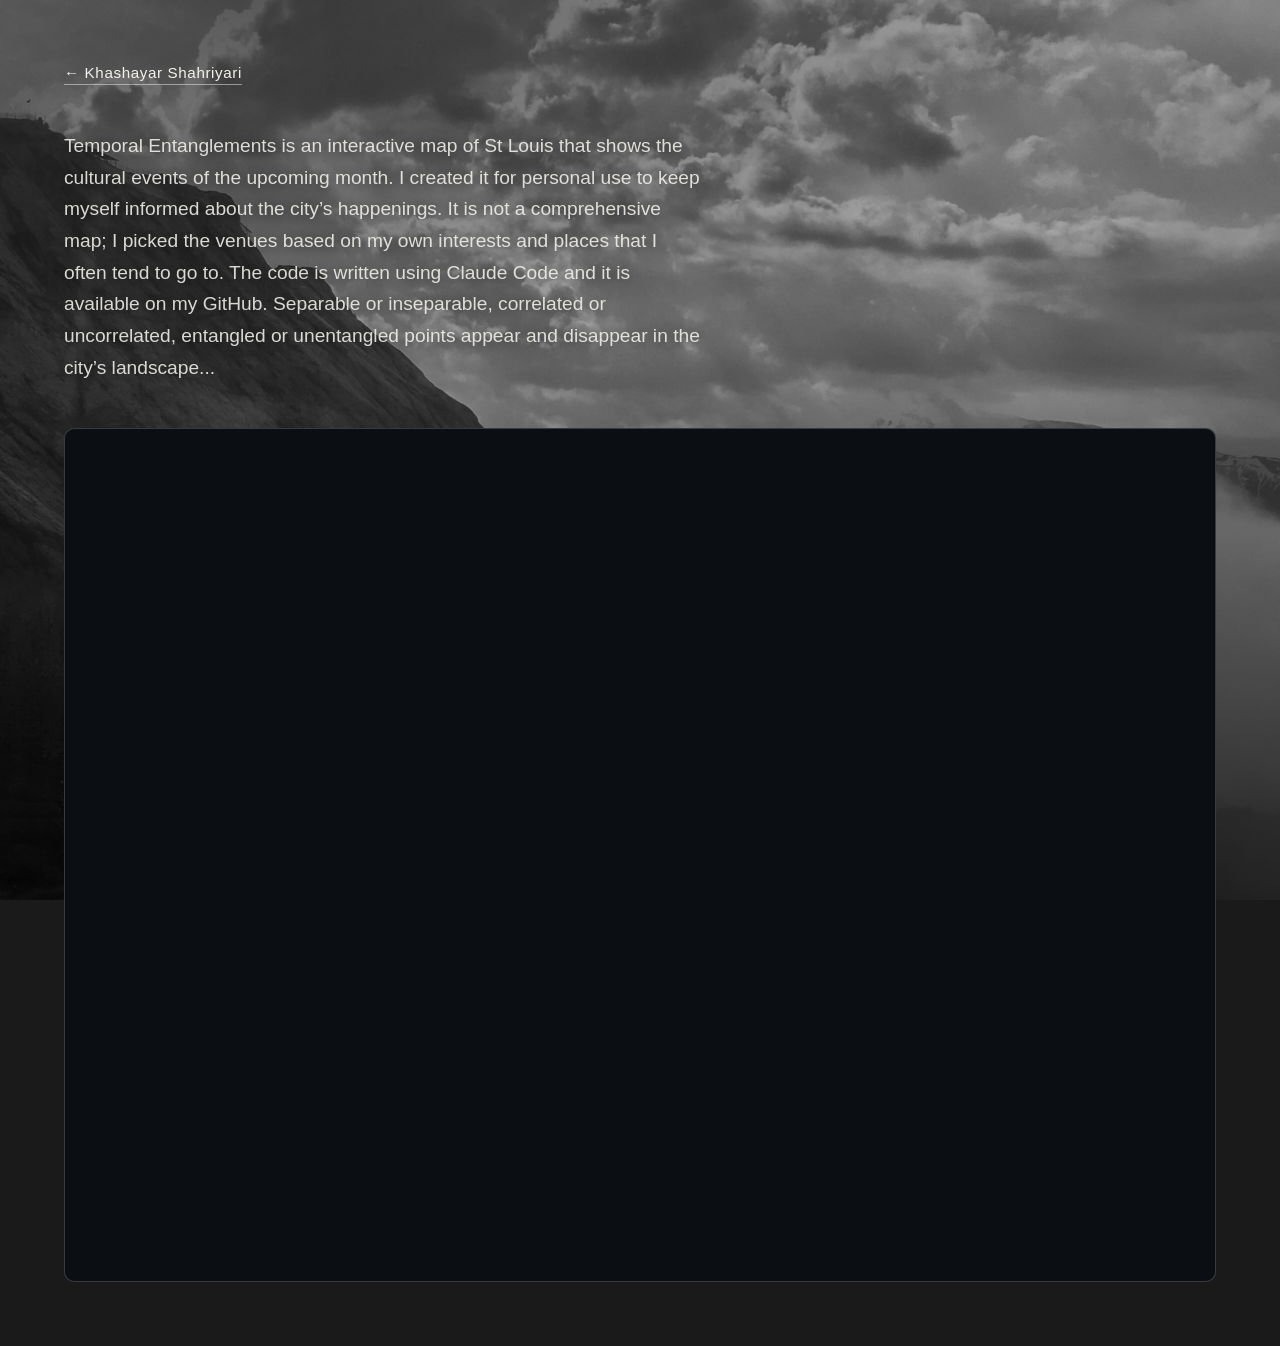
<file: temporal-entanglements.html>
<!DOCTYPE html>
<html lang="en">
<head>
  <meta charset="utf-8">
  <meta name="viewport" content="width=device-width, initial-scale=1">
  <title>Temporal Entanglements &middot; Khashayar Shahriyari</title>
  <meta name="description" content="Temporal Entanglements, an interactive map of St. Louis cultural events.">
  <link rel="stylesheet" href="style.css">
</head>
<body>

  <main class="project">
    <a class="back" href="index.html#more">&larr; Khashayar Shahriyari</a>

    <h1 class="visually-hidden">Temporal Entanglements, an interactive map of St. Louis cultural events</h1>

    <p class="intro">
      Temporal Entanglements is an interactive map of St Louis that shows the cultural events of the upcoming month. I created it for personal use to keep myself informed about the city’s happenings. It is not a comprehensive map; I picked the venues based on my own interests and places that I often tend to go to. The code is written using Claude Code and it is available on my GitHub. 
      Separable or inseparable, correlated or uncorrelated, entangled or unentangled points appear and disappear in the city’s landscape...
    </p>

    <!-- The map lives in its own GitHub project, which rebuilds it every day. -->
    <div class="map-frame">
      <iframe src="https://khashayarshahriyari.github.io/Temporal-Entanglement-II/"
              title="Interactive map of St. Louis cultural events" loading="lazy"></iframe>
    </div>
  </main>

  <script>
    // On a phone the map page is taller than the screen. It tells this page its height,
    // so the whole page scrolls (instead of a small scrolling box inside the map).
    (function () {
      var frame = document.querySelector(".map-frame iframe");
      window.addEventListener("message", function (e) {
        var d = e.data;
        if (!frame || e.source !== frame.contentWindow || !d || d.type !== "te:height") return;
        var h = Number(d.height);
        frame.style.height = (h > 200 && h < 20000) ? Math.ceil(h) + "px" : "";
      });
    })();
  </script>

</body>
</html>
</file>
<file: style.css>
/* Styles for the whole site. */

:root {
  --ink: #f4f1ea;
  --ink-soft: rgba(244, 241, 234, 0.88);
  --ink-dim: rgba(244, 241, 234, 0.6);
  --serif: "Iowan Old Style", "Palatino Linotype", Palatino, "Book Antiqua", Georgia, serif;
  --sans: -apple-system, BlinkMacSystemFont, "Segoe UI", Helvetica, Arial, sans-serif;
  --gutter: clamp(24px, 5vw, 72px);
}

* { box-sizing: border-box; }

html { scroll-behavior: smooth; }

@media (prefers-reduced-motion: reduce) {
  html { scroll-behavior: auto; }
}

body {
  margin: 0;
  background: #1a1a1a;
  color: var(--ink);
  font-family: var(--sans);
  -webkit-font-smoothing: antialiased;
}

/* The photo sits on a fixed layer, so the background never changes while you scroll. */
body::before {
  content: "";
  position: fixed;
  inset: 0;
  z-index: -1;
  background:
    radial-gradient(ellipse 75% 45% at 20% 0%, rgba(0, 0, 0, 0.5) 0%, rgba(0, 0, 0, 0) 100%),
    linear-gradient(to top, rgba(0, 0, 0, 0.72) 0%, rgba(0, 0, 0, 0.30) 38%, rgba(0, 0, 0, 0) 62%),
    linear-gradient(rgba(0, 0, 0, 0.28), rgba(0, 0, 0, 0.28)),
    url("background.jpg") 55% center / cover no-repeat;
}

/* ---------- First section: name, bio and two links ---------- */

.hero {
  min-height: 100vh;
  min-height: 100svh;
  display: flex;
  flex-direction: column;
  justify-content: space-between;
  gap: 3rem;
  padding: var(--gutter);
}

.name {
  margin: 0;
  font-family: var(--serif);
  font-weight: 400;
  font-size: clamp(2.5rem, 7vw, 5.25rem);
  line-height: 1.02;
  letter-spacing: 0.005em;
  text-shadow: 0 1px 4px rgba(0, 0, 0, 0.35), 0 2px 28px rgba(0, 0, 0, 0.55);
}

.hero-bottom {
  display: flex;
  align-items: flex-end;
  justify-content: space-between;
  gap: 2rem;
}

.about {
  flex: 1 1 auto;
  min-width: 0;
  max-width: 36rem;
}

/* Bio text. The list below uses these same type settings. */
.about p,
.list summary,
.list .page-link {
  font-family: var(--sans);
  font-size: clamp(1.05rem, 1.6vw, 1.2rem);
  line-height: 1.65;
  color: var(--ink-soft);
  text-shadow: 0 1px 12px rgba(0, 0, 0, 0.5);
}

.about p { margin: 0 0 1.5rem; }

.links {
  display: flex;
  flex-wrap: wrap;
  gap: 0.75rem 2rem;
}

.links a {
  color: var(--ink);
  text-decoration: none;
  font-size: 0.95rem;
  letter-spacing: 0.04em;
  padding-bottom: 3px;
  border-bottom: 1px solid rgba(244, 241, 234, 0.5);
  transition: border-color 0.2s ease;
}

.links a:hover { border-bottom-color: var(--ink); }

.scroll {
  flex: none;
  padding: 0.25rem 0.5rem;
  color: var(--ink);
  text-decoration: none;
  font-size: 1.75rem;
  line-height: 1;
  opacity: 0.75;
  transition: opacity 0.2s ease, transform 0.2s ease;
}

.scroll:hover { opacity: 1; transform: translateY(3px); }

.links a:focus-visible,
.credit a:focus-visible,
.scroll:focus-visible,
.list summary:focus-visible,
.list .page-link:focus-visible {
  outline: 2px solid var(--ink);
  outline-offset: 4px;
}

/* Photo credit. On wide screens it is fixed in the bottom-right corner (flush with the screen edge) and stays
   there while you scroll. On phones it sits at the very end of the page instead. */
.credit {
  position: fixed;
  right: 0;
  bottom: 0.6rem;
  z-index: 10;
  max-width: min(44rem, 100%);
  margin: 0;
  padding: 0.28rem 0.6rem;
  border-radius: 6px 0 0 6px;
  background: rgba(12, 12, 12, 0.42);
  -webkit-backdrop-filter: blur(6px);
  backdrop-filter: blur(6px);
  text-align: right;
  text-wrap: balance;
  font-size: 0.72rem;
  line-height: 1.4;
  letter-spacing: 0.03em;
  color: rgba(244, 241, 234, 0.72);
}

@media (max-width: 700px) {
  .credit {
    position: static;
    width: fit-content;
    max-width: 100%;
    margin: 0 0 0.6rem auto;
  }
}

.credit a {
  color: inherit;
  text-decoration: underline;
  text-decoration-thickness: 1px;
  text-decoration-color: rgba(244, 241, 234, 0.4);
  text-underline-offset: 0.2em;
  transition: color 0.2s ease;
}

.credit a:hover { color: var(--ink); }

/* ---------- Second section: simple list that opens galleries ---------- */

/* Same left edge as the bio; just space above it. No panel, so the photo stays visible. */
.more {
  padding: clamp(64px, 14vh, 160px) var(--gutter) clamp(64px, 10vh, 120px);
}

.list {
  margin: 0;
  padding: 0;
  list-style: none;
}

.list summary,
.list .page-link {
  display: block;
  width: fit-content;
  list-style: none;
  cursor: pointer;
  text-decoration: underline;
  text-decoration-thickness: 1px;
  text-decoration-color: rgba(244, 241, 234, 0.5);
  text-underline-offset: 0.3em;
}

.list summary::-webkit-details-marker { display: none; }

.list summary:hover,
.list .page-link:hover,
.list details[open] > summary {
  color: var(--ink);
  text-decoration-color: var(--ink);
}

/* Gallery: pictures sit beside each other and wrap into rows of equal height. */
.gallery {
  display: flex;
  flex-wrap: wrap;
  gap: 8px;
  padding: 1rem 0 2.25rem;
}

/* Keeps a short last row from stretching across the page. */
.gallery::after {
  content: "";
  flex-grow: 1000000;
}

/* On phones every picture gets the full width. */
@media (max-width: 560px) {
  .gallery::after { display: none; }
}

.gallery figure {
  position: relative;
  margin: 0;
  flex-grow: calc(var(--r) * 100);
  flex-shrink: 1;
  flex-basis: calc(var(--r) * 14rem);
}

.gallery figure::before {
  content: "";
  display: block;
  padding-top: calc(100% / var(--r));
}

.gallery img {
  position: absolute;
  inset: 0;
  display: block;
  width: 100%;
  height: 100%;
  object-fit: cover;
}

/* ---------- Project page: the events map ---------- */

.project {
  padding: var(--gutter);
}

.back {
  display: inline-block;
  margin-bottom: clamp(1.75rem, 5vh, 3rem);
  padding-bottom: 3px;
  color: var(--ink);
  text-decoration: none;
  font-size: 0.95rem;
  letter-spacing: 0.04em;
  border-bottom: 1px solid rgba(244, 241, 234, 0.5);
  transition: border-color 0.2s ease;
}

.back:hover { border-bottom-color: var(--ink); }

.back:focus-visible {
  outline: 2px solid var(--ink);
  outline-offset: 4px;
}

/* The map page has no visible title of its own (the map carries it), but screen readers still get one. */
.visually-hidden {
  position: absolute;
  width: 1px;
  height: 1px;
  margin: -1px;
  padding: 0;
  overflow: hidden;
  clip: rect(0, 0, 0, 0);
  white-space: nowrap;
  border: 0;
}

.intro {
  max-width: 40rem;
  margin: 0 0 clamp(2rem, 5vh, 3rem);
  font-size: clamp(1.05rem, 1.6vw, 1.2rem);
  line-height: 1.65;
  color: var(--ink-soft);
  text-shadow: 0 1px 12px rgba(0, 0, 0, 0.5);
}

.map-frame {
  overflow: hidden;
  border: 1px solid rgba(244, 241, 234, 0.2);
  border-radius: 10px;
  background: #0b0e13;
}

.map-frame iframe {
  display: block;
  width: 100%;
  /* Tall enough to fill the browser window once you scroll down to it. */
  height: clamp(720px, calc(100vh - 3rem), 1400px);
  border: 0;
}

/* On phones the map page stacks the map above its list, so give it more height. */
@media (max-width: 820px) {
  .map-frame iframe { height: 150vh; height: 150svh; }
}
</file>
<file: hafez/style.css>
/* Hafez Music Ontology — styles.
   Matches the personal site: a fixed photo behind everything, light type, one wine accent.
   To change the look, edit the variables in :root. */

:root {
  --ink: #f4f1ea;
  --ink-soft: rgba(244, 241, 234, 0.88);
  --ink-dim: rgba(244, 241, 234, 0.64);
  --line: rgba(244, 241, 234, 0.2);

  /* wine palette */
  --wine: #7b2638;          /* fills: buttons, number badges, selected chips */
  --wine-hi: #963049;       /* hover */
  --wine-ink: #f8eef0;      /* text on wine */
  --rose: #eeb3be;          /* wine-tinted accent for links and small labels on dark */
  --mark: rgba(168, 52, 80, 0.55);   /* highlighted musical words */
  --chip: rgba(123, 38, 56, 0.42);

  --panel: rgba(22, 8, 13, 0.6);     /* glass panels over the photo */
  --panel-solid: rgba(18, 7, 11, 0.74);

  --fa-font: "Noto Naskh Arabic", "Geeza Pro", "Damascus", "Tahoma", serif;
  --serif: "Iowan Old Style", "Palatino Linotype", Palatino, "Book Antiqua", Georgia, serif;
  --sans: -apple-system, BlinkMacSystemFont, "Segoe UI", Helvetica, Arial, sans-serif;
  --gutter: clamp(24px, 5vw, 72px);
  --radius: 10px;
}

* { box-sizing: border-box; }
html { scroll-behavior: smooth; }
@media (prefers-reduced-motion: reduce) { html { scroll-behavior: auto; } }

body {
  margin: 0;
  background: #140a0e;
  color: var(--ink);
  font-family: var(--sans);
  line-height: 1.6;
  -webkit-font-smoothing: antialiased;
}

/* The photo sits on a fixed layer, so the background never moves while you scroll.
   It is darkened (with a faint wine tint) so the text stays easy to read. */
body::before {
  content: "";
  position: fixed;
  inset: 0;
  z-index: -1;
  background:
    radial-gradient(ellipse 75% 45% at 20% 0%, rgba(0, 0, 0, 0.5) 0%, rgba(0, 0, 0, 0) 100%),
    linear-gradient(to top, rgba(0, 0, 0, 0.55) 0%, rgba(0, 0, 0, 0.15) 45%, rgba(0, 0, 0, 0) 70%),
    linear-gradient(rgba(26, 6, 13, 0.64), rgba(26, 6, 13, 0.64)),
    url("background.jpg") 55% center / cover no-repeat;
}

a { color: var(--rose); text-underline-offset: 0.2em; }
a:hover { color: var(--ink); }
[lang="fa"] { font-family: var(--fa-font); }
.sr { position: absolute; width: 1px; height: 1px; overflow: hidden; clip: rect(0 0 0 0); white-space: nowrap; }
.skip { position: absolute; left: -999px; }
.skip:focus { left: 1rem; top: 1rem; background: var(--wine); color: var(--wine-ink); padding: .5rem .8rem; border-radius: 8px; z-index: 20; }

/* Content column: centred on the screen; the text inside stays left-aligned. */
.top, main, .foot { max-width: calc(54rem + 2 * var(--gutter)); margin: 0 auto; padding-left: var(--gutter); padding-right: var(--gutter); }
.top { padding-top: var(--gutter); }

.back {
  display: inline-block;
  padding-bottom: 3px;
  color: var(--ink);
  text-decoration: none;
  font-size: 0.95rem;
  letter-spacing: 0.04em;
  border-bottom: 1px solid rgba(244, 241, 234, 0.5);
  transition: border-color 0.2s ease;
}
.back:hover { border-bottom-color: var(--ink); color: var(--ink); }

/* ---------- Introduction ---------- */
.intro { padding: clamp(1.5rem, 5vh, 3rem) 0 1.2rem; }
.intro h1 {
  margin: 0 0 1.2rem;
  font-family: var(--serif);
  font-weight: 400;
  font-size: clamp(2.5rem, 7vw, 4.75rem);
  line-height: 1.04;
  letter-spacing: 0.005em;
  text-shadow: 0 1px 4px rgba(0, 0, 0, 0.35), 0 2px 28px rgba(0, 0, 0, 0.55);
}
.intro p, .intro summary {
  font-size: clamp(1.05rem, 1.5vw, 1.15rem);
  line-height: 1.65;
  color: var(--ink-soft);
  text-shadow: 0 1px 12px rgba(0, 0, 0, 0.5);
}
.intro p { margin: 0 0 1.1rem; }
.intro p.terms {
  font-size: 1rem;
  line-height: 1.85;
  background: var(--panel);
  -webkit-backdrop-filter: blur(8px);
  backdrop-filter: blur(8px);
  border: 1px solid var(--line);
  border-radius: var(--radius);
  padding: .8rem 1.1rem;
}
.intro [lang="fa"], .intro [lang="ar"] { font-family: var(--fa-font); font-size: 1.18em; unicode-bidi: isolate; white-space: nowrap; line-height: 1; }
.intro em { font-style: italic; }
.n { color: var(--ink-dim); }
.intro details { margin-top: .4rem; }
.intro summary {
  display: block;
  width: fit-content;
  cursor: pointer;
  list-style: none;
  color: var(--ink);
  text-decoration: underline;
  text-decoration-thickness: 1px;
  text-decoration-color: rgba(244, 241, 234, 0.5);
  text-underline-offset: 0.3em;
}
.intro summary::-webkit-details-marker { display: none; }
.intro summary:hover, .intro details[open] > summary { text-decoration-color: var(--ink); }
.intro details p { color: var(--ink-soft); font-size: 1rem; margin-top: .9rem; }

/* ---------- The three sections ---------- */
.block { padding: 1.6rem 0 .8rem; }
.block h2 {
  display: flex;
  align-items: baseline;
  gap: .6rem;
  margin: 0 0 .9rem;
  font-family: var(--serif);
  font-weight: 400;
  font-size: 1.6rem;
  text-shadow: 0 1px 12px rgba(0, 0, 0, 0.5);
}
.num {
  display: inline-grid;
  place-items: center;
  width: 1.75rem;
  height: 1.75rem;
  border-radius: 50%;
  background: var(--wine);
  color: var(--wine-ink);
  font: 600 .85rem var(--sans);
  transform: translateY(-.12rem);
}

.card {
  background: var(--panel);
  -webkit-backdrop-filter: blur(10px);
  backdrop-filter: blur(10px);
  border: 1px solid var(--line);
  border-radius: var(--radius);
  padding: 1.6rem 1.4rem;
}
.loading, .empty { color: var(--ink-dim); margin: 0; }

/* A couplet: first hemistich on the right, second on the left */
.beyt { display: grid; grid-template-columns: 1fr 1fr; direction: rtl; column-gap: 1.6rem; row-gap: .15rem; font-family: var(--fa-font); }
.beyt .m { text-align: center; line-height: 2.1; text-wrap: balance; }
.beyt-lg { font-size: clamp(1.3rem, 3vw, 1.45rem); }
.beyt-md { font-size: clamp(1.15rem, 2.6vw, 1.3rem); }
mark { background: var(--mark); color: inherit; border-radius: 4px; padding: 0 .12em; }
@media (max-width: 640px) { .beyt { grid-template-columns: 1fr; } }

.ref { margin: 1rem 0 0; display: flex; flex-wrap: wrap; align-items: baseline; gap: .4rem .9rem; color: var(--ink-dim); font-size: .9rem; }
.ref a { font-size: .85rem; }
.words { display: flex; flex-wrap: wrap; gap: .4rem; margin-top: .9rem; }
.word { background: var(--chip); border: 1px solid rgba(238, 179, 190, 0.22); border-radius: 999px; padding: .1rem .7rem; font-size: .88rem; }
.word .fa { font-family: var(--fa-font); font-size: 1.1em; margin-inline-end: .35rem; }
.word .gl { color: var(--ink-soft); }

.actions { display: flex; align-items: center; gap: 1rem; margin-top: .9rem; }
.btn {
  appearance: none;
  border: 1px solid rgba(238, 179, 190, 0.28);
  background: var(--wine);
  color: var(--wine-ink);
  font: 600 .95rem var(--sans);
  letter-spacing: 0.02em;
  padding: .65rem 1.3rem;
  border-radius: 999px;
  cursor: pointer;
  white-space: nowrap;
  transition: background .2s ease;
}
.btn:hover { background: var(--wine-hi); }
.btn:focus-visible, .seg:focus-visible, .chip:focus-visible, .row:focus-visible, #q:focus-visible,
.intro summary:focus-visible, .back:focus-visible { outline: 2px solid var(--rose); outline-offset: 3px; }
.hint { color: var(--ink-dim); font-size: .85rem; margin: 0; text-shadow: 0 1px 8px rgba(0, 0, 0, 0.5); }

/* Translation card */
.from { font-size: .8rem; letter-spacing: .06em; text-transform: uppercase; color: var(--rose); margin: 0 0 .9rem; }
.trans { font-family: var(--serif); font-size: clamp(1.2rem, 3vw, 1.45rem); line-height: 1.55; white-space: pre-line; margin: 1.1rem 0 0; padding-top: 1.1rem; border-top: 1px solid var(--line); }
.trans.missing { color: var(--ink-dim); font-style: italic; }
.note { margin: .8rem 0 0; color: var(--ink-soft); font-size: .95rem; }
.note b { color: var(--rose); font-weight: 600; }

/* Browse */
.tools { display: flex; flex-wrap: wrap; gap: .7rem; align-items: center; margin-bottom: .8rem; }
.search { flex: 1 1 14rem; }
#q { width: 100%; font: 1.05rem var(--fa-font); padding: .55rem 1rem; border-radius: 999px; border: 1px solid var(--line); background: var(--panel-solid); color: var(--ink); }
#q::placeholder { font-family: var(--sans); font-size: .95rem; color: var(--ink-dim); }
.order { display: inline-flex; border: 1px solid var(--line); border-radius: 999px; overflow: hidden; background: var(--panel-solid); }
.seg { appearance: none; border: 0; background: transparent; color: var(--ink); padding: .5rem .95rem; font: .9rem var(--sans); cursor: pointer; }
.seg.is-on { background: var(--wine); color: var(--wine-ink); }
.chips { display: flex; flex-wrap: wrap; gap: .4rem; margin: .2rem 0 .8rem; }
.chip { appearance: none; direction: ltr; display: inline-flex; align-items: baseline; border: 1px solid var(--line); background: var(--panel-solid); color: var(--ink); border-radius: 999px; padding: .15rem .75rem; font: 1.05rem var(--fa-font); cursor: pointer; }
.chip:hover { border-color: rgba(238, 179, 190, 0.5); }
.chip small { font: .75rem var(--sans); color: var(--ink-dim); margin-left: .45rem; }
.chip[aria-pressed="true"] { background: var(--wine); border-color: rgba(238, 179, 190, 0.45); color: var(--wine-ink); }
.chip[aria-pressed="true"] small { color: inherit; opacity: .85; }
.chip.all { font: .88rem var(--sans); }

.list { margin-top: .4rem; background: var(--panel-solid); border: 1px solid var(--line); border-radius: var(--radius); padding: 0 .75rem; }
.group { margin: 1.4rem 0 .5rem; display: flex; align-items: baseline; gap: .7rem; border-bottom: 1px solid var(--line); padding-bottom: .35rem; }
.group h3 { margin: 0; font: 600 1.5rem var(--fa-font); }
.group span { color: var(--ink-dim); font-size: .9rem; }
.items { list-style: none; margin: 0; padding: 0; }
.item { border-bottom: 1px solid var(--line); }
.item:last-child { border-bottom: 0; }
.row { all: unset; display: block; width: 100%; box-sizing: border-box; cursor: pointer; padding: .9rem .6rem .5rem; border-radius: 10px; }
.row:hover { background: rgba(244, 241, 234, 0.06); }
.item.is-selected .row { background: rgba(123, 38, 56, 0.4); }
.item .ref { margin: .15rem 0 .5rem; }
.item .inline-trans { white-space: pre-line; font-family: var(--serif); font-size: 1.1rem; line-height: 1.5; margin: 0; padding: .1rem .6rem 1rem; }
.item .inline-trans.missing { color: var(--ink-dim); font-style: italic; }
.none { color: var(--ink-dim); padding: 1.2rem 0; }

.foot { padding-top: 2rem; padding-bottom: 3rem; color: var(--ink-dim); font-size: .85rem; text-shadow: 0 1px 8px rgba(0, 0, 0, 0.5); }
.notice { background: var(--panel); border: 1px solid var(--line); padding: 1rem; border-radius: var(--radius); }

/* Photo credit (same as the main site): fixed in the bottom-right corner on wide screens,
   at the very end of the page on phones. */
.credit {
  position: fixed;
  right: 0;
  bottom: 0.6rem;
  z-index: 10;
  max-width: min(44rem, 100%);
  margin: 0;
  padding: 0.28rem 0.6rem;
  border-radius: 6px 0 0 6px;
  background: rgba(12, 12, 12, 0.5);
  -webkit-backdrop-filter: blur(6px);
  backdrop-filter: blur(6px);
  text-align: right;
  text-wrap: balance;
  font-size: 0.72rem;
  line-height: 1.4;
  letter-spacing: 0.03em;
  color: rgba(244, 241, 234, 0.72);
}
.credit a { color: inherit; text-decoration: underline; text-decoration-thickness: 1px; text-decoration-color: rgba(244, 241, 234, 0.4); }
.credit a:hover { color: var(--ink); }
@media (max-width: 700px) {
  .credit { position: static; width: fit-content; max-width: 100%; margin: 0 0 0.6rem auto; }
}
</file>
